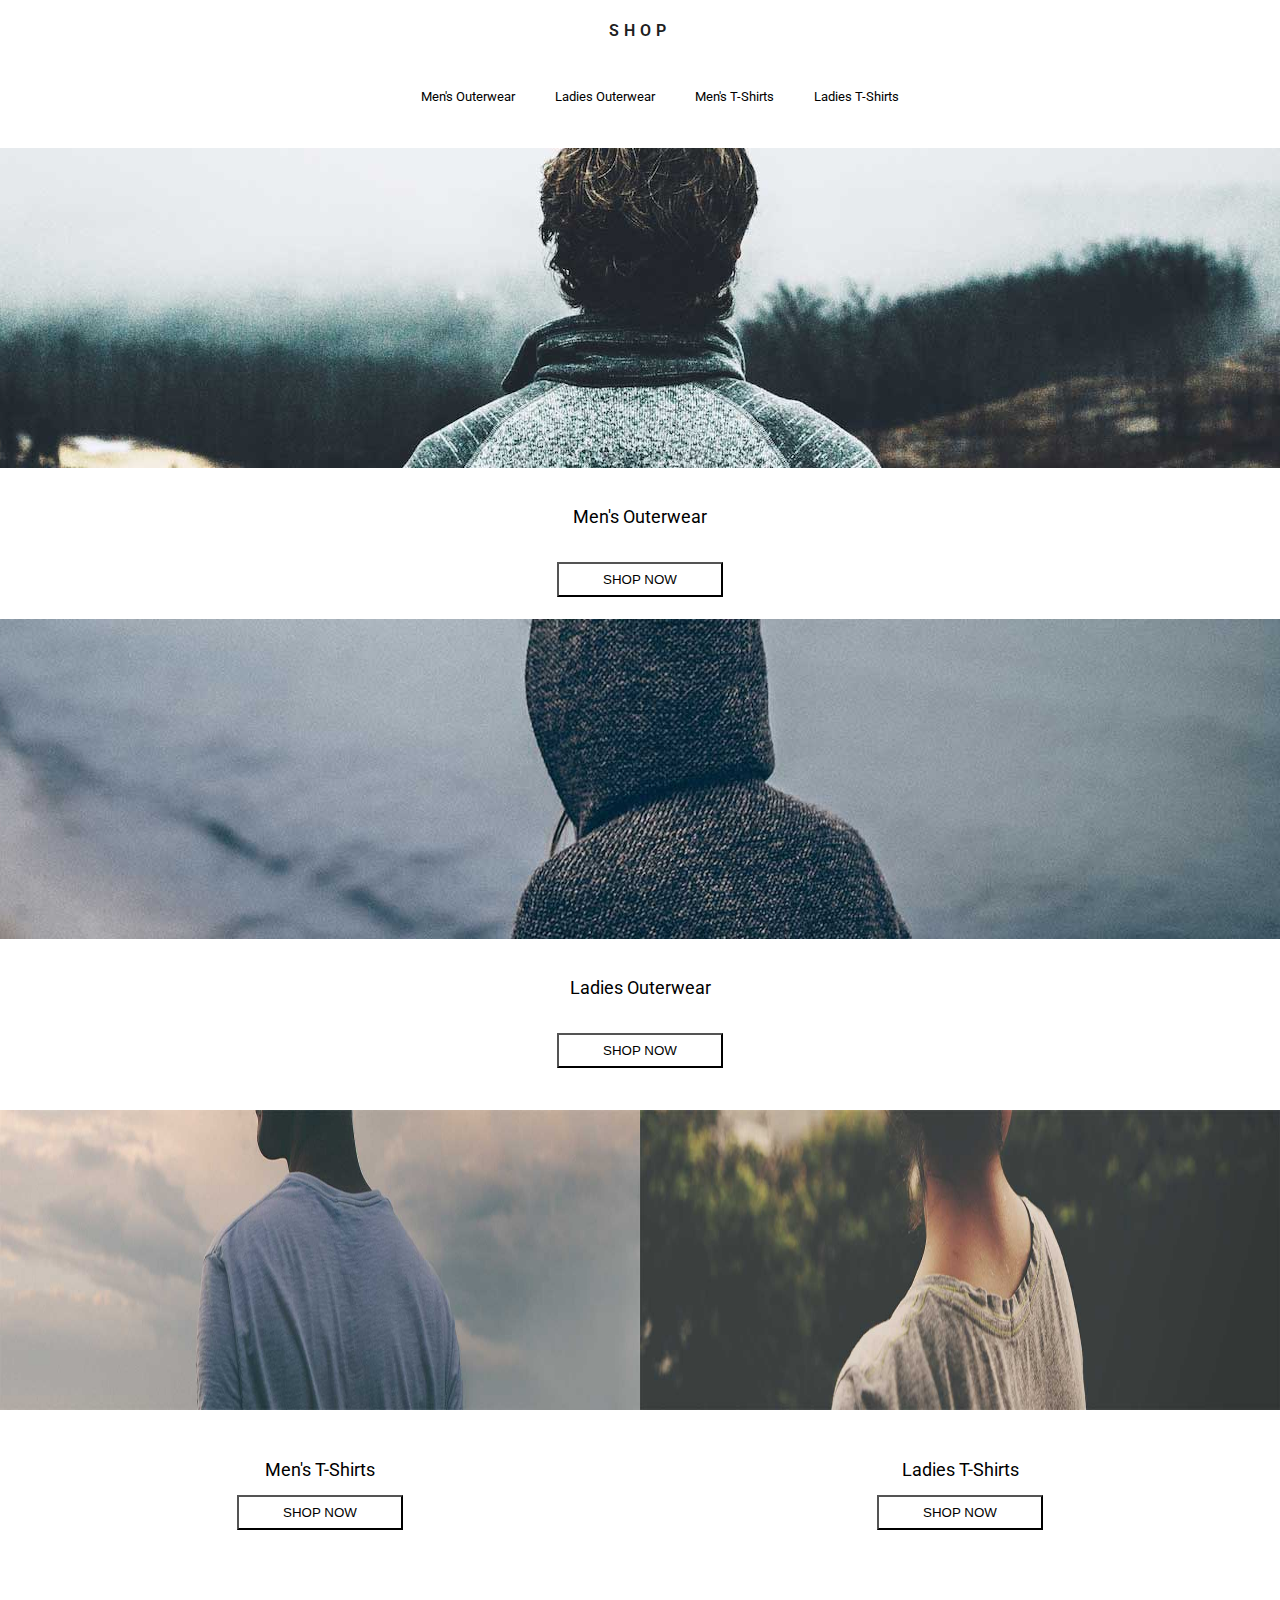
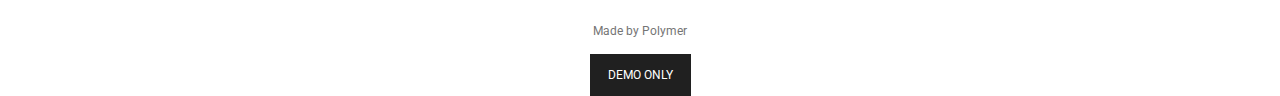
<file: index.html>
<!DOCTYPE html>
<html lang="en">
<head>
    <meta charset="UTF-8">
    <meta name="viewport" content="width=device-width, initial-scale=1.0">
    <link rel="stylesheet" href="css/styles.css">
    <link rel="stylesheet" href="https://cdnjs.cloudflare.com/ajax/libs/font-awesome/6.6.0/css/all.min.css" integrity="sha512-Kc323vGBEqzTmouAECnVceyQqyqdsSiqLQISBL29aUW4U/M7pSPA/gEUZQqv1cwx4OnYxTxve5UMg5GT6L4JJg==" crossorigin="anonymous" referrerpolicy="no-referrer" />
    <link rel="icon" href="images/shop-icon-128.png">
    <title>Home - SHOP</title>
</head>
<body>
    <header class="header">
        <a href="" class="bars"><i class="fa-solid fa-bars"></i></a>        
        <a href="index.html" class="shop"><h1>shop</h1></a>        
        <a href="html/yourcart.html" class="cart"><i class="fa-solid fa-shopping-cart"></i></a>
    </header>
    <nav class="navbar">
        <ul>
            <li><a href="html/mens_outerwear.html">Men's Outerwear</a></li>
            <li><a href="html/ladies_outerwear.html">Ladies Outerwear</a></li>
            <li><a href="html/mens_tshirts.html">Men's T-Shirts</a></li>
            <li><a href="html/ladies_tshirts.html">Ladies T-Shirts</a></li>
        </ul>
    </nav>
    <section class="men-outer">
        <div class="container">
            <a href="html/mens_outerwear.html"><img src="images/mens_outerwear/mens_outerwear.jpg" alt=""></a>
            <h2>Men's Outerwear</h2>
            <a href="html/mens_outerwear.html"><button>shop now</button></a>
        </div>        
    </section>
    <section class="women-outer">
        <div class="container">
            <a href="html/ladies_outerwear.html"><img src="images/ladies_outerwear/ladies_outerwear.jpg" alt=""></a>
            <h2>Ladies Outerwear</h2>
            <a href="html/ladies_outerwear.html"><button>shop now</button></a>
        </div>        
    </section>
    <section class="shirts">
        <div class="cont">
            <div class="men">
                <a href="html/mens_tshirts.html"><img src="images/mens_tshirts/mens_tshirts.jpg" alt=""></a>
                <h2 class="shirts-title">Men's T-Shirts</h2>
                <a href="html/mens_tshirts.html"><button>shop now</button></a>
            </div>
            <div class="women">
                <a href="html/ladies_tshirts.html"><img src="images/ladies_tshirts/ladies_tshirts.jpg" alt=""></a>
                <h2 class="shirts-title">Ladies T-Shirts</h2>
                <a href="html/ladies_tshirts.html"><button>shop now</button></a>
            </div>
        </div>
        
    </section>
    <footer>
        <a href="#">Made by Polymer</a>
        <div class="demo">
            <h2>demo only</h2>
        </div>
    </footer>
</body>
</html>
</file>
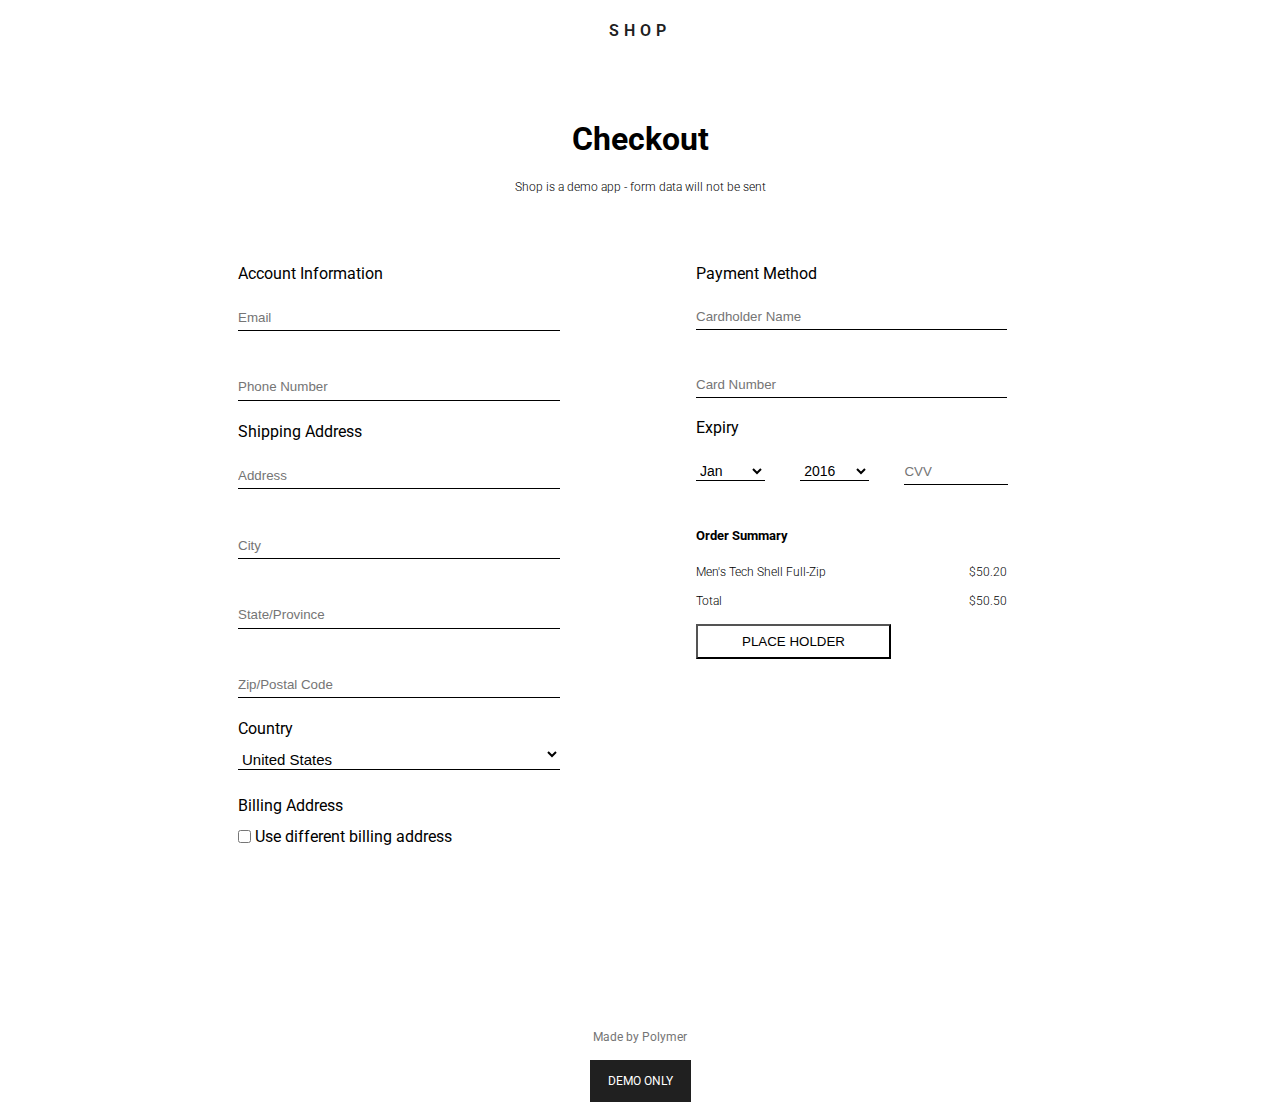
<file: html/checkout.html>
<!DOCTYPE html>
<html lang="en">
<head>
    <meta charset="UTF-8">
    <meta name="viewport" content="width=device-width, initial-scale=1.0">
    <link rel="icon" href="../images/shop-icon-128.png">
    <link rel="stylesheet" href="https://cdnjs.cloudflare.com/ajax/libs/font-awesome/6.6.0/css/all.min.css" integrity="sha512-Kc323vGBEqzTmouAECnVceyQqyqdsSiqLQISBL29aUW4U/M7pSPA/gEUZQqv1cwx4OnYxTxve5UMg5GT6L4JJg==" crossorigin="anonymous" referrerpolicy="no-referrer" />
    <link rel="stylesheet" href="../css/styles.css">
    <title>Checkout - SHOP</title>
</head>
<body>
    <header class="header">
        <a href="" class="bars"><i class="fa-solid fa-bars"></i></a>        
        <a href="../index.html" class="shop"><h1>shop</h1></a>        
        <a href="yourcart.html" class="cart"><i class="fa-solid fa-shopping-cart"></i></a>
    </header>
    <section class="checkout">
        <h1>Checkout</h1>
        <p class="check-demo">Shop is a demo app - form data will not be sent</p><br>
        <div></div>
        <form>
            <div class="part-1">
                <div class="accInfo">
                    <label>Account Information</label><br>
                    <input type="text" placeholder="Email"><br>
                    <input type="text" placeholder="Phone Number"><br>
                </div>
                <div class="shipAdd">
                    <label>Shipping Address</label><br>
                    <input type="text" placeholder="Address"><br>
                    <input type="text" placeholder="City"><br>
                    <input type="text" placeholder="State/Province">
                    <input type="text" placeholder="Zip/Postal Code"><br>
                    <label for="country">Country</label><br>
                    <select class="checkout-state-menu">
                        <option value="us">United States</option>
                        <option value="canada">Canada</option>
                    </select>
                </div>
                <div class="diffAdd">
                    <label class="bil">Billing Address</label><br>
                    <input type="checkbox" id="address">
                    <label for="address">Use different billing address</label><br>
                    <div class="Address2">
                        <input type="text" placeholder="Address"><br>
                        <input type="text" placeholder="City"><br>
                        <input type="text" placeholder="State/Province">
                        <input type="text" placeholder="Zip/Postal Code"><br>
                        <label>Country</label><br>
                        <select class="checkout-state-menu">
                            <option value="us">United States</option>
                            <option value="canada">Canada</option>
                        </select>
                    </div>                    
                </div>
            </div>
            <div class="part-2">
                <div class="payment">
                    <label>Payment Method</label><br>
                    <input type="text" placeholder="Cardholder Name"><br>
                    <input type="text" placeholder="Card Number"><br>                    
                    <label>Expiry</label><br>
                    <div class="expiry">
                        <select class="checkout-menu">
                            <option value="jan">Jan</option>
                            <option value="feb">Feb</option>
                            <option value="mar">Mar</option>
                            <option value="apr">Apr</option>
                            <option value="may">May</option>
                            <option value="jun">Jun</option>
                            <option value="jul">Jul</option>
                            <option value="aug">Aug</option>
                            <option value="sep">Sep</option>
                            <option value="oct">Oct</option>
                            <option value="nov">Nov</option>
                            <option value="dec">Dec</option>
                        </select>
                        <select class="checkout-menu">
                            <option value="2016">2016</option>
                            <option value="2017">2017</option>
                            <option value="2018">2018</option>
                            <option value="2019">2019</option>
                            <option value="2020">2020</option>
                            <option value="2021">2021</option>
                            <option value="2022">2022</option>
                            <option value="2023">2023</option>
                            <option value="2024">2024</option>
                            <option value="2025">2025</option>
                            <option value="2026">2026</option>
                        </select>
                        <input type="text" placeholder="CVV" id="cvv">
                    </div>
                    <div class="order-summary">
                        <h5>Order Summary</h5>
                        <div class="per-item-price">
                            <p>Men's Tech Shell Full-Zip</p>
                            <p>$50.20</p>
                        </div>
                        <div class="total-price">
                            <p>Total</p>
                            <p>$50.50</p>
                        </div>
                    </div>
                    
                </div>
                <button class="checkout-button">place holder</button>
            </div>            
        </form>
    </section>
    <footer>
        <a href="#">Made by Polymer</a>
        <div class="demo">
            <h2>demo only</h2>
        </div>
    </footer>
</body>
</html>
</file>
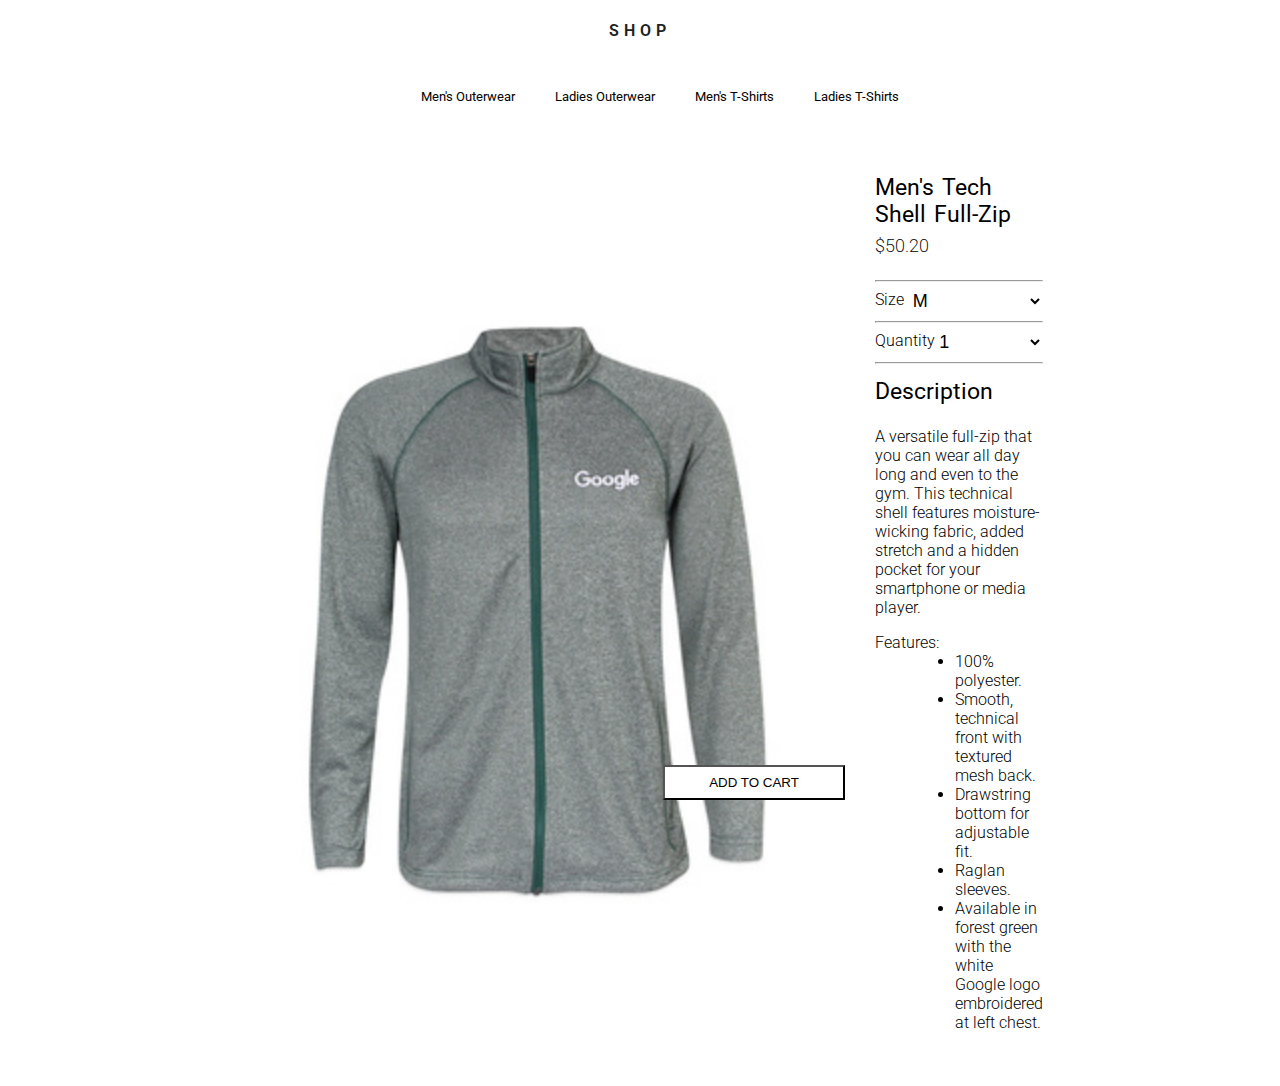
<file: html/itemPricing.html>
<!DOCTYPE html>
<html lang="en">
<head>
    <meta charset="UTF-8">
    <meta name="viewport" content="width=device-width, initial-scale=1.0">
    <link rel="stylesheet" href="https://cdnjs.cloudflare.com/ajax/libs/font-awesome/6.6.0/css/all.min.css" integrity="sha512-Kc323vGBEqzTmouAECnVceyQqyqdsSiqLQISBL29aUW4U/M7pSPA/gEUZQqv1cwx4OnYxTxve5UMg5GT6L4JJg==" crossorigin="anonymous" referrerpolicy="no-referrer" />
    <link rel="icon" href="../images/shop-icon-128.png">
    <link rel="stylesheet" href="../css/styles.css">
    <title>Men's Tech Shell Full-Zip - SHOP</title>
</head>
<body>    
    <header class="header">
        <a href="mens_outerwear.html" class="arrows"><i class="fa-solid fa-arrow-left"></i></a>        
        <a href="../index.html" class="shop"><h1>shop</h1></a>        
        <a href="yourcart.html" class="cart"><i class="fa-solid fa-shopping-cart"></i></a>
    </header>
    <nav class="navbar">
        <ul>
            <li><a href="mens_outerwear.html">Men's Outerwear</a></li>
            <li><a href="ladies_outerwear.html">Ladies Outerwear</a></li>
            <li><a href="mens_tshirts.html">Men's T-Shirts</a></li>
            <li><a href="ladies_tshirts.html">Ladies T-Shirts</a></li>
        </ul>
    </nav>
    <div class="item-page">
        <img class="tech-shell-pic" src="../images/mens_outerwear/pic1.jpg" alt="">
        <div class="item-details">
            <h1>Men's Tech Shell Full-Zip</h1>
            <p class="price">$50.20</p>
            <div><hr></div>            
            <div class="main">
                <span>Size</span>
                <select class="size">
                    <option value="xs">XS</option>
                    <option value="s">S</option>
                    <option value="m" selected="true">M</option>
                    <option value="l">L</option>
                    <option value="xl">XL</option>
                </select>
            </div>
            <div><hr></div>            
            <div class="main">
                <span>Quantity</span>
                <select  class="quantity">
                    <option value="1">1</option>
                    <option value="2">2</option>
                    <option value="3">3</option>
                    <option value="4">4</option>
                    <option value="5">5</option>
                </select>
            </div>
            <div><hr></div>            
            <div class="description">
                <h3>Description</h3>
                <p>A versatile full-zip that you can wear all day long and even to the gym. This technical shell features moisture-wicking fabric, added stretch and a hidden pocket for your smartphone or media player.</p>
                <dl>
                    <dt>Features:</dt>
                    <dd>
                        <ul>
                            <li>100% polyester.</li>
                            <li>Smooth, technical front with textured mesh back.</li>
                            <li>Drawstring bottom for adjustable fit.</li>
                            <li>Raglan sleeves.</li>
                            <li>Available in forest green with the white Google logo embroidered at left chest.</li>
                        </ul>
                    </dd>
                </dl>
            </div>
        </div>
        <a href="yourcart.html" class="cart"><button class="item-pricing-button">add to cart</button></a>
    </div>
</body>
</html>
</file>
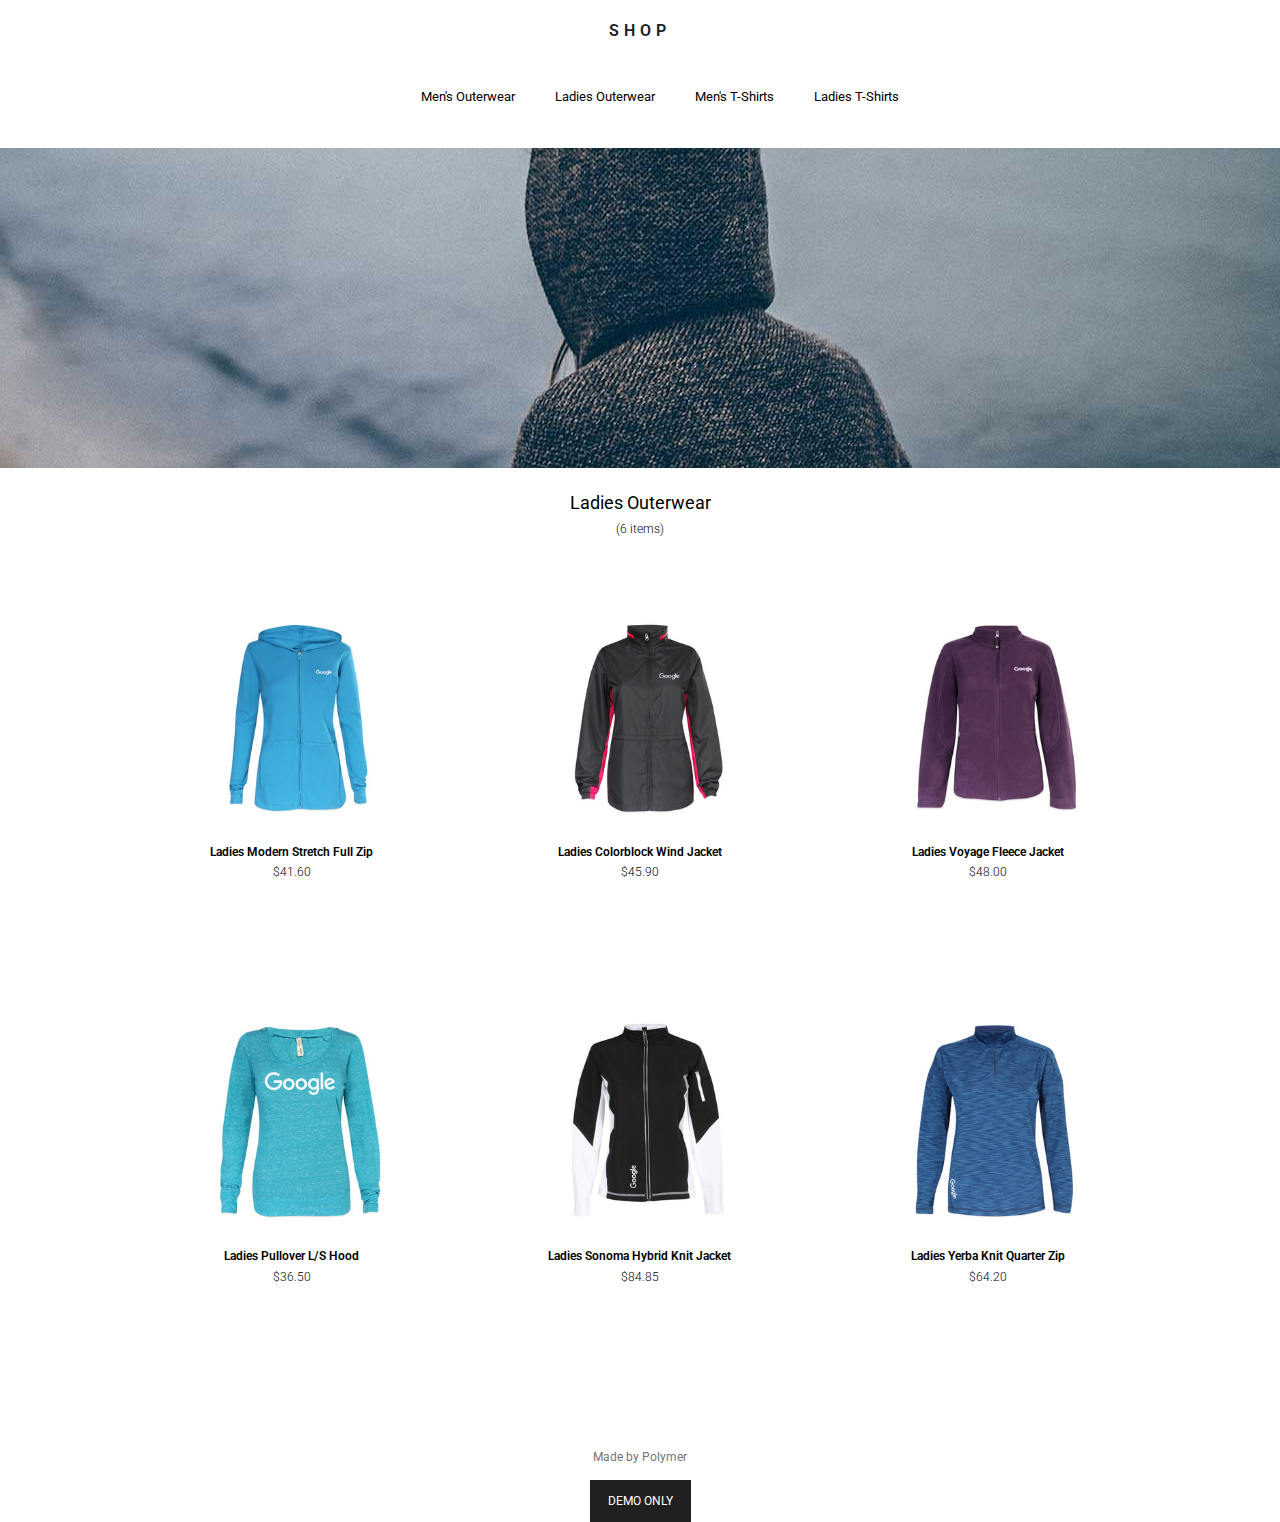
<file: html/ladies_outerwear.html>
<!DOCTYPE html>
<html lang="en">
<head>
    <meta charset="UTF-8">
    <meta name="viewport" content="width=device-width, initial-scale=1.0">
    <link rel="stylesheet" href="../css/styles.css">
    <link rel="stylesheet" href="https://cdnjs.cloudflare.com/ajax/libs/font-awesome/6.6.0/css/all.min.css" integrity="sha512-Kc323vGBEqzTmouAECnVceyQqyqdsSiqLQISBL29aUW4U/M7pSPA/gEUZQqv1cwx4OnYxTxve5UMg5GT6L4JJg==" crossorigin="anonymous" referrerpolicy="no-referrer" />
    <link rel="icon" href="../images/shop-icon-128.png">
    <title>Ladies Outerwear - SHOP</title>
</head>
<body>
    <header class="header">
        <a href="" class="bars"><i class="fa-solid fa-bars"></i></a>        
        <a href="../index.html" class="shop"><h1>shop</h1></a>        
        <a href="yourcart.html" class="cart"><i class="fa-solid fa-shopping-cart"></i></a>
    </header>
    <nav class="navbar">
        <ul>
            <li><a href="mens_outerwear.html">Men's Outerwear</a></li>
            <li><a href="ladies_outerwear.html">Ladies Outerwear</a></li>
            <li><a href="mens_tshirts.html">Men's T-Shirts</a></li>
            <li><a href="ladies_tshirts.html">Ladies T-Shirts</a></li>
        </ul>
    </nav>
    <section class="women-outer">
        <div class="container new-container">
            <img class="individualImg"  src="../images/ladies_outerwear/ladies_outerwear.jpg" alt="">
            <h2>Ladies Outerwear</h2>
            <p>(6 items)</p>
        </div>        
    </section>
    <section class="menu">
        <div class="catelog">
            <a href="itemPricing.html">
                <img src="../images/ladies_outerwear/pic1.jpg" alt="">
                <h3>Ladies Modern Stretch Full Zip</h3>
                <p>$41.60</p>
            </a>            
        </div>
        <div class="catelog">
            <a href="itemPricing.html">
                <img src="../images/ladies_outerwear/pic2.jpg" alt="">
                <h3>Ladies Colorblock Wind Jacket</h3>
                <p>$45.90</p>
            </a>            
        </div>
        <div class="catelog">
            <a href="itemPricing.html">
                <img src="../images/ladies_outerwear/pic3.jpg" alt="">
                <h3>Ladies Voyage Fleece Jacket</h3>
                <p>$48.00</p>
            </a>            
        </div>
        <div class="catelog">
            <a href="itemPricing.html">
                <img src="../images/ladies_outerwear/pic4.jpg" alt="">
                <h3>Ladies Pullover L/S Hood</h3>
                <p>$36.50</p>
            </a>            
        </div>
        <div class="catelog">
            <a href="itemPricing.html">
                <img src="../images/ladies_outerwear/pic5.jpg" alt="">
                <h3>Ladies Sonoma Hybrid Knit Jacket</h3>
                <p>$84.85</p>
            </a>            
        </div>
        <div class="catelog">
            <a href="itemPricing.html">
                <img src="../images/ladies_outerwear/pic6.jpg" alt="">
                <h3>Ladies Yerba Knit Quarter Zip</h3>
                <p>$64.20</p>
            </a>            
        </div>
    </section>
    <footer>
        <a href="#">Made by Polymer</a>
        <div class="demo">
            <h2>demo only</h2>
        </div>
    </footer>
</body>
</html>
</file>
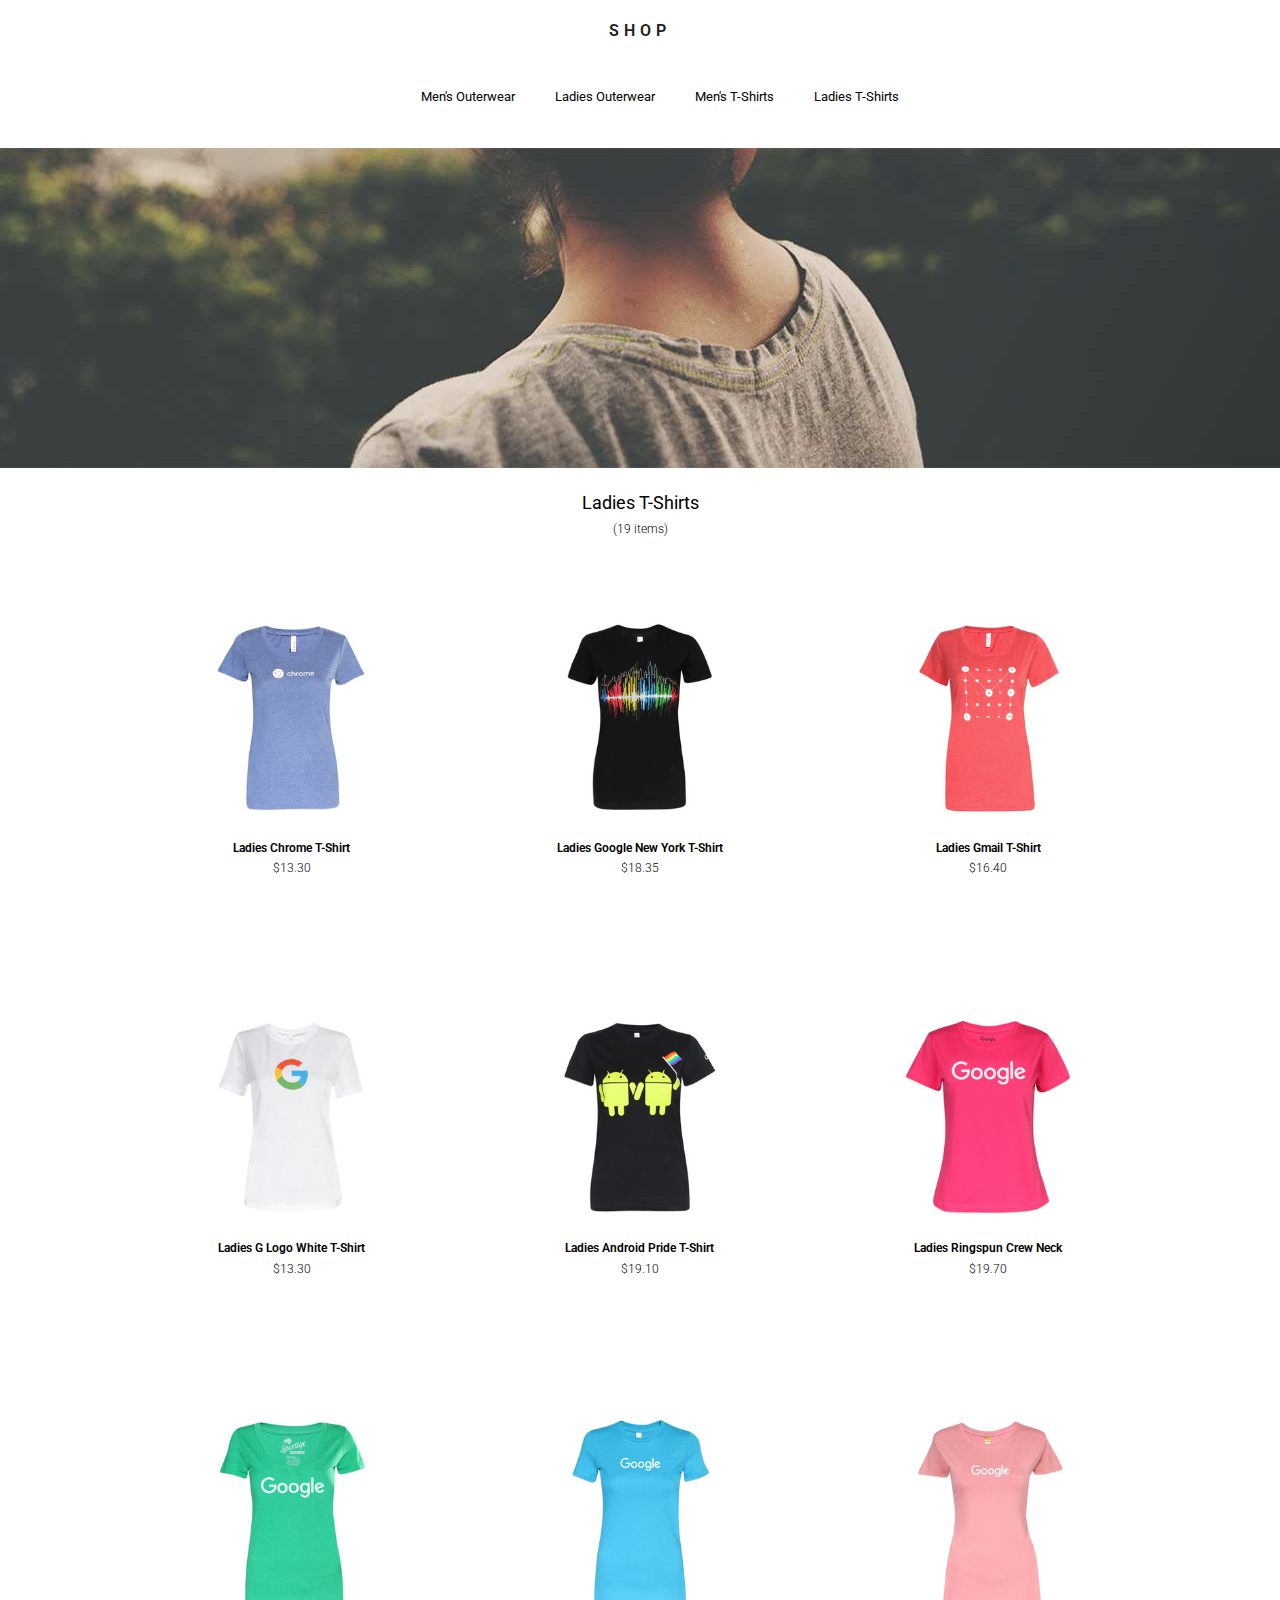
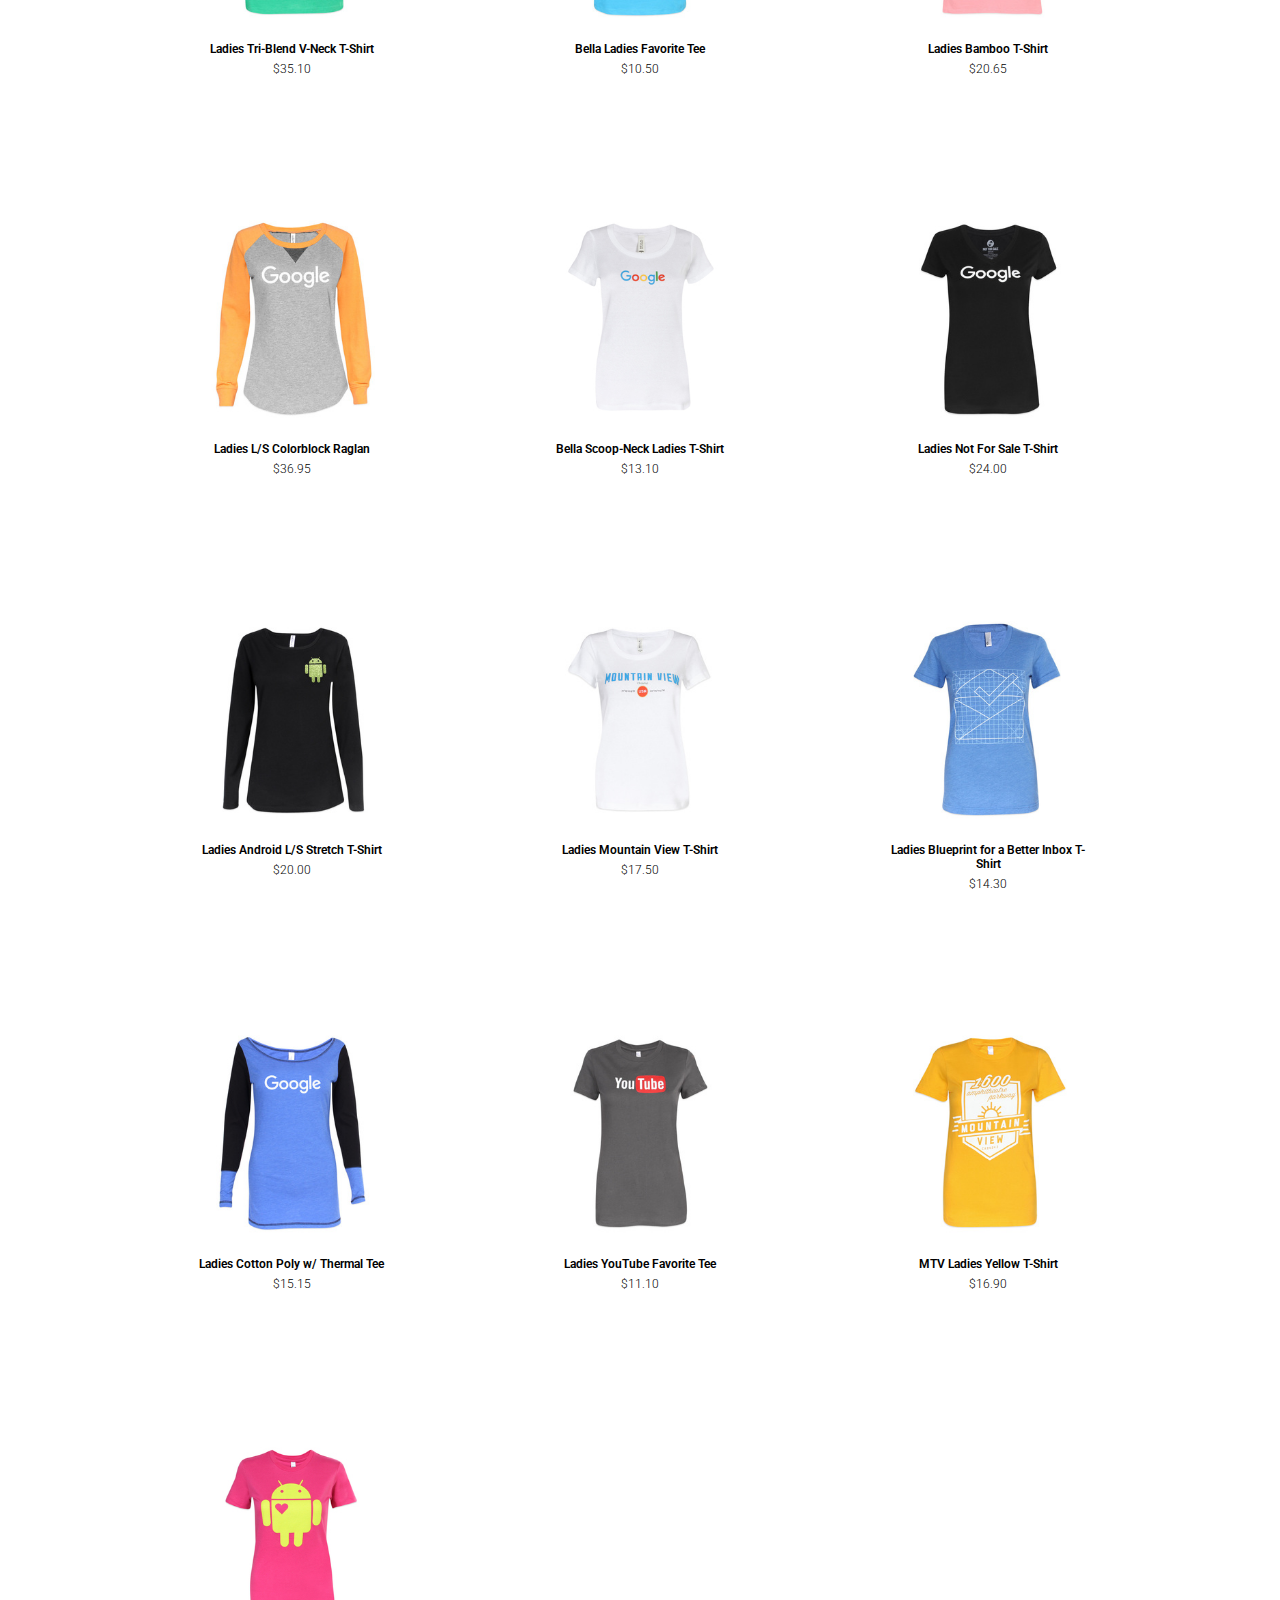
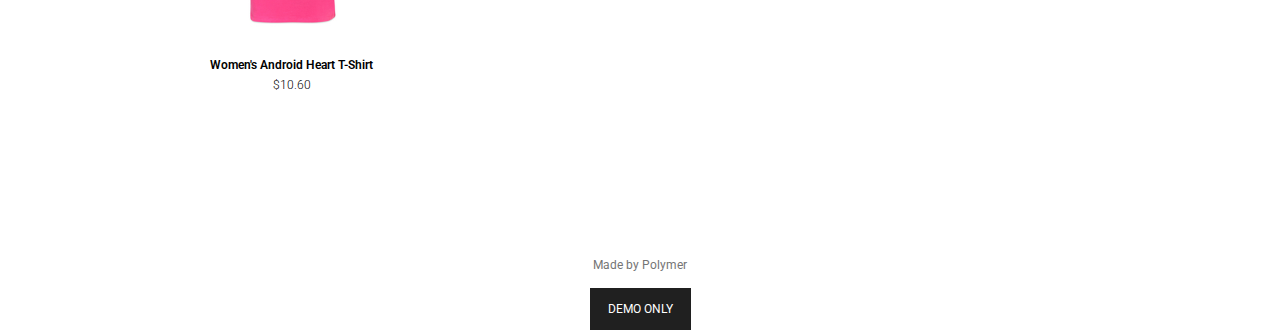
<file: html/ladies_tshirts.html>
<!DOCTYPE html>
<html lang="en">
<head>
    <meta charset="UTF-8">
    <meta name="viewport" content="width=device-width, initial-scale=1.0">
    <link rel="stylesheet" href="../css/styles.css">
    <link rel="stylesheet" href="https://cdnjs.cloudflare.com/ajax/libs/font-awesome/6.6.0/css/all.min.css" integrity="sha512-Kc323vGBEqzTmouAECnVceyQqyqdsSiqLQISBL29aUW4U/M7pSPA/gEUZQqv1cwx4OnYxTxve5UMg5GT6L4JJg==" crossorigin="anonymous" referrerpolicy="no-referrer" />
    <link rel="icon" href="../images/shop-icon-128.png">
    <title>Ladies T-Shirts - SHOP</title>
</head>
<body>
    <header class="header">
        <a href="" class="bars"><i class="fa-solid fa-bars"></i></a>        
        <a href="../index.html" class="shop"><h1>shop</h1></a>        
        <a href="yourcart.html" class="cart"><i class="fa-solid fa-shopping-cart"></i></a>
    </header>
    <nav class="navbar">
        <ul>
            <li><a href="mens_outerwear.html">Men's Outerwear</a></li>
            <li><a href="ladies_outerwear.html">Ladies Outerwear</a></li>
            <li><a href="mens_tshirts.html">Men's T-Shirts</a></li>
            <li><a href="ladies_tshirts.html">Ladies T-Shirts</a></li>
        </ul>
    </nav>
    <section class="men-outer">
        <div class="container new-container">
            <img class="individualImg" src="../images/ladies_tshirts/ladies_tshirts.jpg" alt="">
            <h2>Ladies T-Shirts</h2>
            <p>(19 items)</p>
        </div>        
    </section>
    <section class="menu">
        <div class="catelog">
            <img src="../images/ladies_tshirts/pic1.jpg" alt="">
            <h3>Ladies Chrome T-Shirt</h3>
            <p>$13.30</p>
        </div>
        <div class="catelog">
            <img src="../images/ladies_tshirts/pic2.jpg" alt="">
            <h3>Ladies Google New York T-Shirt</h3>
            <p>$18.35</p>
        </div>
        <div class="catelog">
            <img src="../images/ladies_tshirts/pic3.jpg" alt="">
            <h3>Ladies Gmail T-Shirt</h3>
            <p>$16.40</p>
        </div>
        <div class="catelog">
            <img src="../images/ladies_tshirts/pic4.jpg" alt="">
            <h3>Ladies G Logo White T-Shirt</h3>
            <p>$13.30</p>
        </div>
        <div class="catelog">
            <img src="../images/ladies_tshirts/pic5.jpg" alt="">
            <h3>Ladies Android Pride T-Shirt</h3>
            <p>$19.10</p>
        </div>
        <div class="catelog">
            <img src="../images/ladies_tshirts/pic6.jpg" alt="">
            <h3>Ladies Ringspun Crew Neck</h3>
            <p>$19.70</p>
        </div>
        <div class="catelog">
            <img src="../images/ladies_tshirts/pic7.jpg" alt="">
            <h3>Ladies Tri-Blend V-Neck T-Shirt</h3>
            <p>$35.10</p>
        </div>
        <div class="catelog">
            <img src="../images/ladies_tshirts/pic8.jpg" alt="">
            <h3>Bella Ladies Favorite Tee</h3>
            <p>$10.50</p>
        </div>
        <div class="catelog">
            <img src="../images/ladies_tshirts/pic9.jpg" alt="">
            <h3>Ladies Bamboo T-Shirt</h3>
            <p>$20.65</p>
        </div>
        <div class="catelog">
            <img src="../images/ladies_tshirts/pic10.jpg" alt="">
            <h3>Ladies L/S Colorblock Raglan</h3>
            <p>$36.95</p>
        </div>
        <div class="catelog">
            <img src="../images/ladies_tshirts/pic11.jpg" alt="">
            <h3>Bella Scoop-Neck Ladies T-Shirt</h3>
            <p>$13.10</p>
        </div>
        <div class="catelog">
            <img src="../images/ladies_tshirts/pic12.jpg" alt="">
            <h3>Ladies Not For Sale T-Shirt</h3>
            <p>$24.00</p>
        </div>
        <div class="catelog">
            <img src="../images/ladies_tshirts/pic13.jpg" alt="">
            <h3>Ladies Android L/S Stretch T-Shirt</h3>
            <p>$20.00</p>
        </div>
        <div class="catelog">
            <img src="../images/ladies_tshirts/pic14.jpg" alt="">
            <h3>Ladies Mountain View T-Shirt</h3>
            <p>$17.50</p>
        </div>
        <div class="catelog">
            <img src="../images/ladies_tshirts/pic15.jpg" alt="">
            <h3>Ladies Blueprint for a Better Inbox T-Shirt</h3>
            <p>$14.30</p>
        </div>
        <div class="catelog">
            <img src="../images/ladies_tshirts/pic16.jpg" alt="">
            <h3>Ladies Cotton Poly w/ Thermal Tee</h3>
            <p>$15.15</p>
        </div>
        <div class="catelog">
            <img src="../images/ladies_tshirts/pic17.jpg" alt="">
            <h3>Ladies YouTube Favorite Tee</h3>
            <p>$11.10</p>
        </div>
        <div class="catelog">
            <img src="../images/ladies_tshirts/pic18.jpg" alt="">
            <h3>MTV Ladies Yellow T-Shirt</h3>
            <p>$16.90</p>
        </div>
        <div class="catelog">
            <img src="../images/ladies_tshirts/pic19.jpg" alt="">
            <h3>Women's Android Heart T-Shirt</h3>
            <p>$10.60</p>
        </div>
    </section>
    <footer>
        <a href="#">Made by Polymer</a>
        <div class="demo">
            <h2>demo only</h2>
        </div>
    </footer>
</body>
</html>
</file>
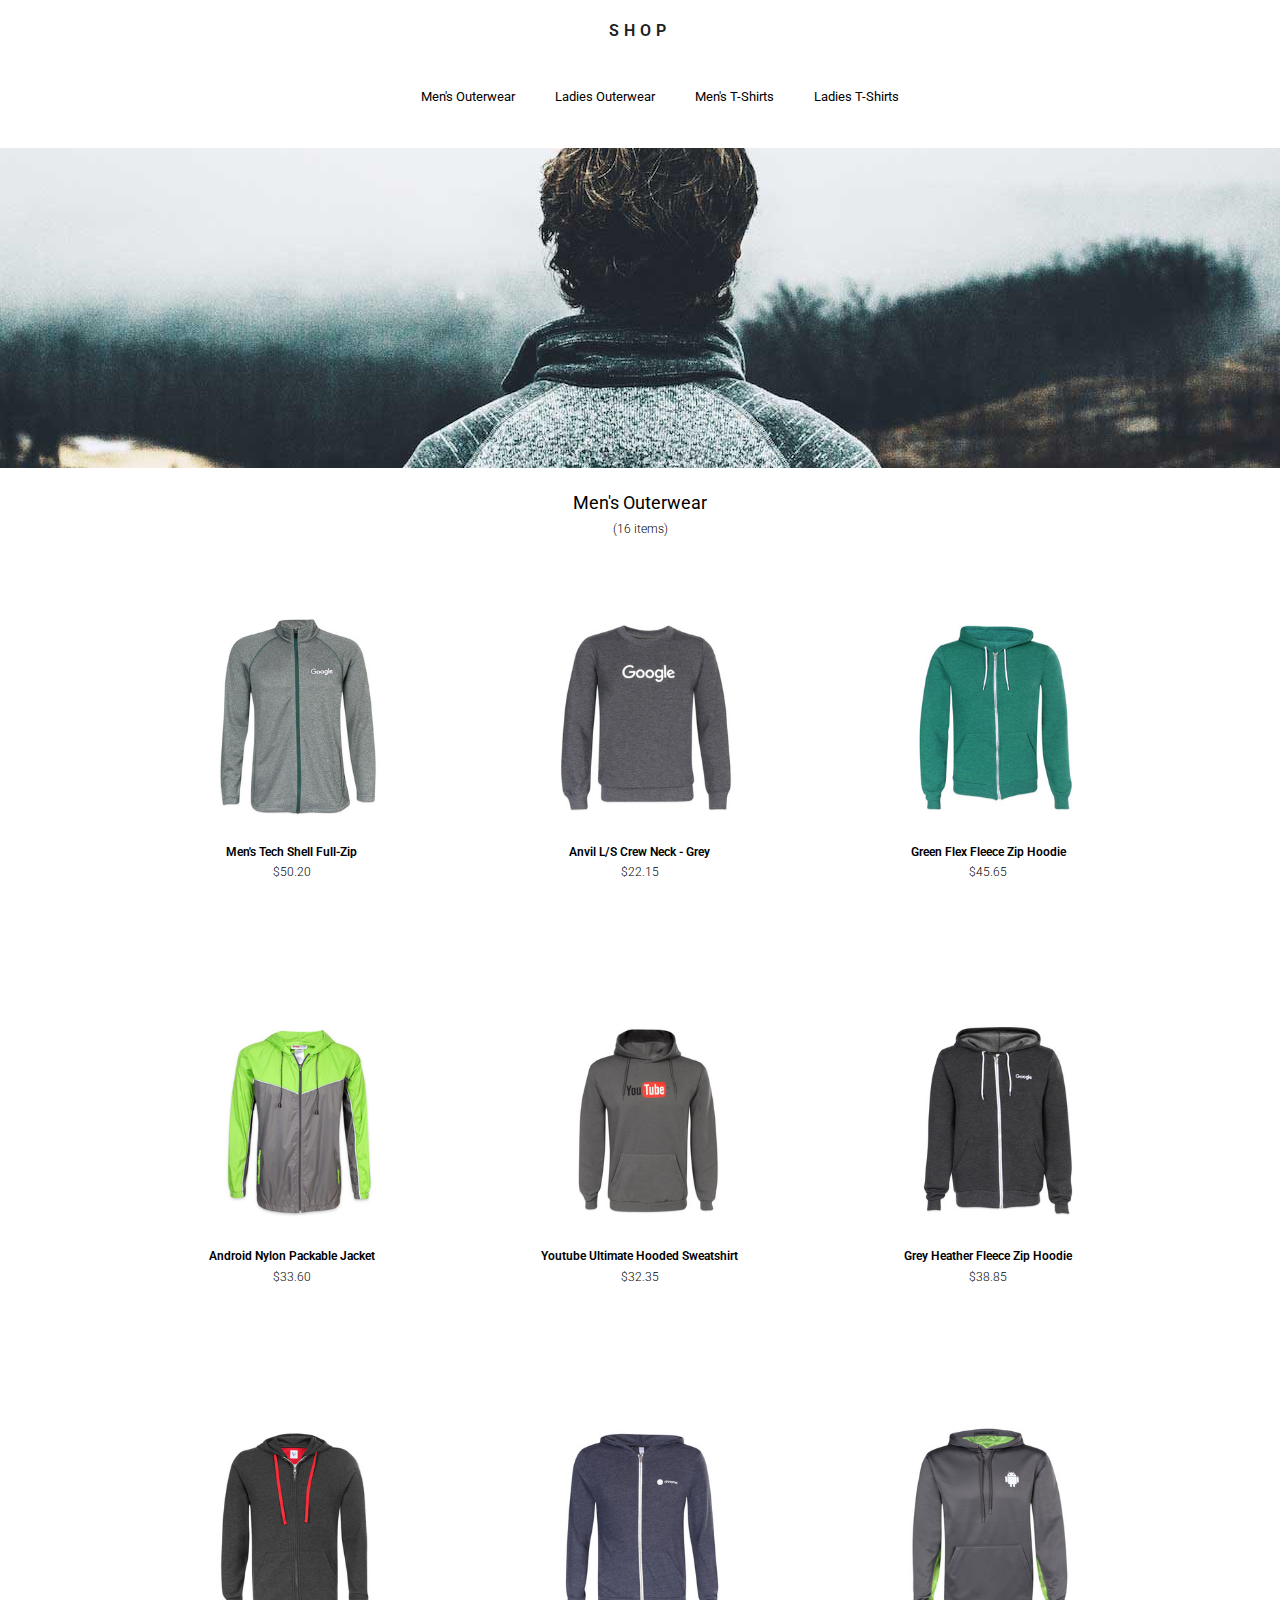
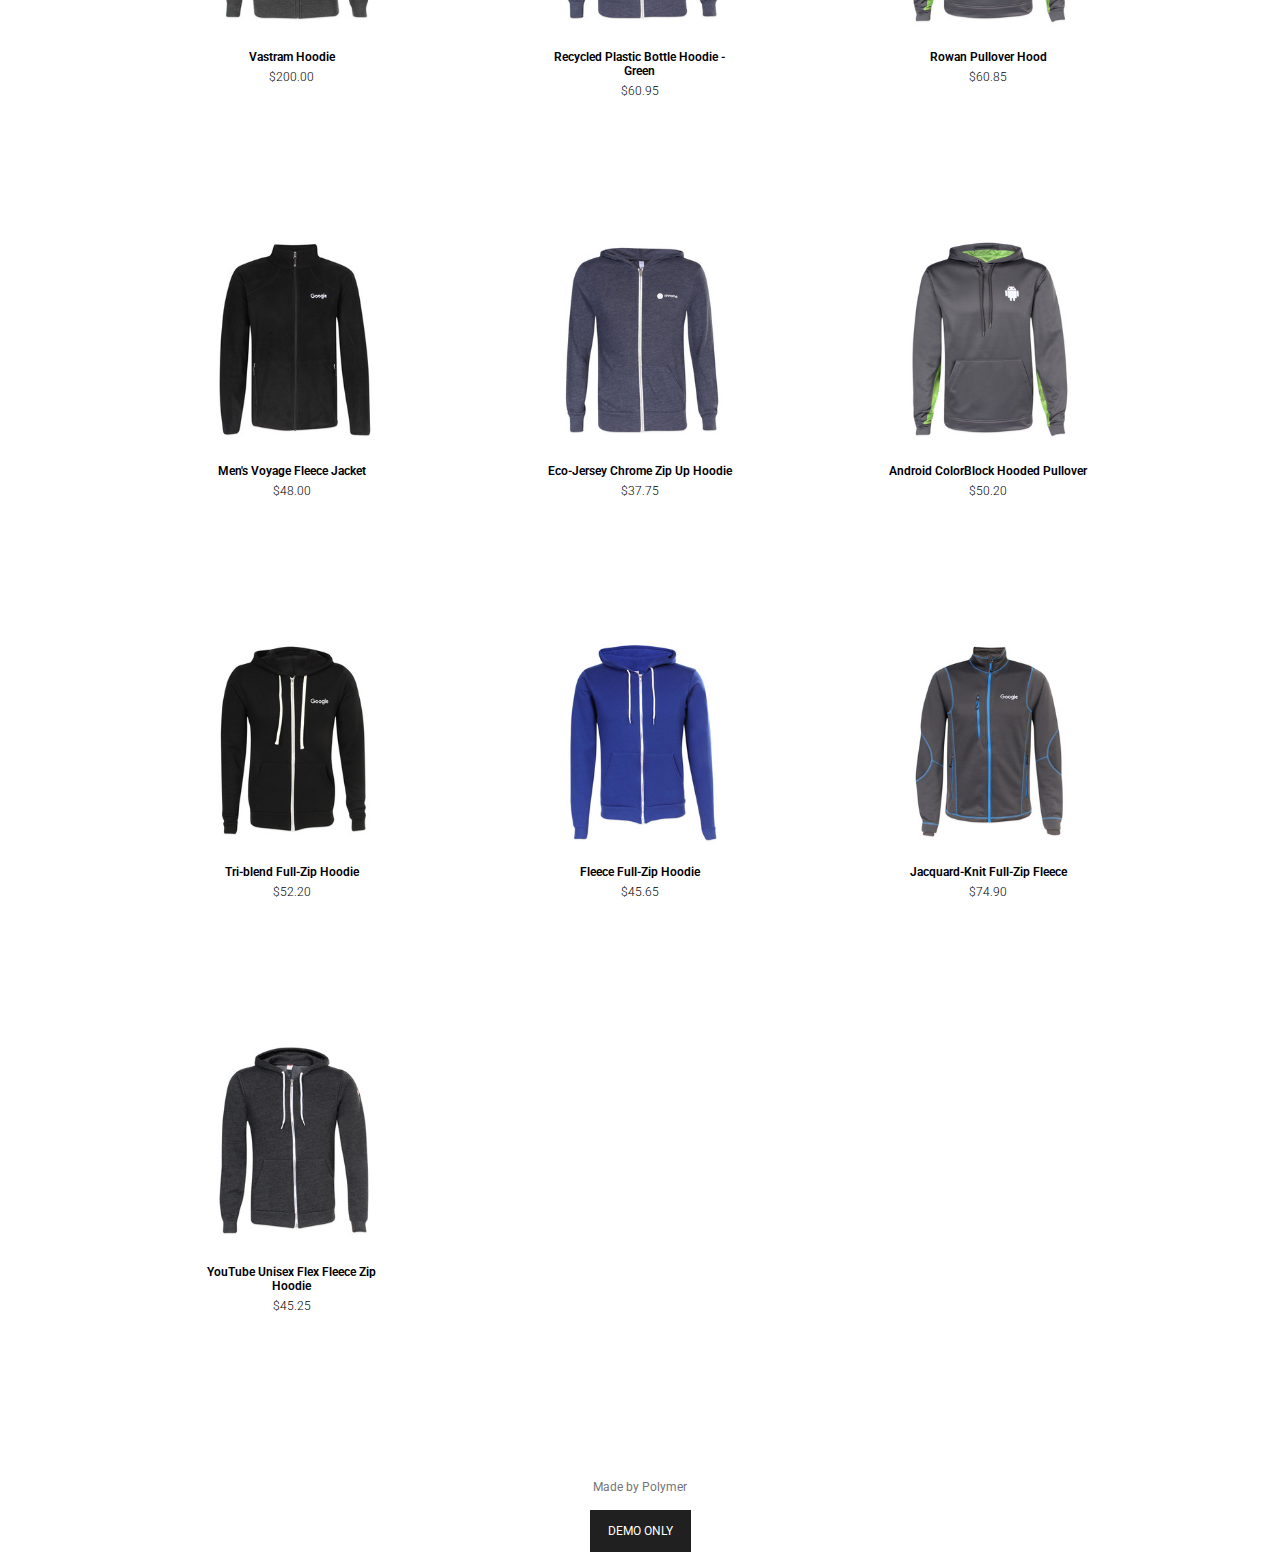
<file: html/mens_outerwear.html>
<!DOCTYPE html>
<html lang="en">
<head>
    <meta charset="UTF-8">
    <meta name="viewport" content="width=device-width, initial-scale=1.0">
    <link rel="stylesheet" href="../css/styles.css">
    <link rel="stylesheet" href="https://cdnjs.cloudflare.com/ajax/libs/font-awesome/6.6.0/css/all.min.css" integrity="sha512-Kc323vGBEqzTmouAECnVceyQqyqdsSiqLQISBL29aUW4U/M7pSPA/gEUZQqv1cwx4OnYxTxve5UMg5GT6L4JJg==" crossorigin="anonymous" referrerpolicy="no-referrer" />
    <link rel="icon" href="../images/shop-icon-128.png">
    <title>Men's Outerwear - SHOP</title>
</head>
<body>
    <header class="header">
        <a href="" class="bars"><i class="fa-solid fa-bars"></i></a>        
        <a href="../index.html" class="shop"><h1>shop</h1></a>        
        <a href="yourcart.html" class="cart"><i class="fa-solid fa-shopping-cart"></i></a>
    </header>
    <nav class="navbar">
        <ul>
            <li><a href="mens_outerwear.html">Men's Outerwear</a></li>
            <li><a href="ladies_outerwear.html">Ladies Outerwear</a></li>
            <li><a href="mens_tshirts.html">Men's T-Shirts</a></li>
            <li><a href="ladies_tshirts.html">Ladies T-Shirts</a></li>
        </ul>
    </nav>
    <section class="men-outer">
        <div class="container new-container">
            <img class="individualImg" src="../images/mens_outerwear/mens_outerwear.jpg" alt="">
            <h2>Men's Outerwear</h2>
            <p>(16 items)</p>
        </div>   
    </section>
    <section class="menu">
        <div class="catelog">
            <a href="itemPricing.html">
                <img src="../images/mens_outerwear/pic1.jpg" alt="">
                <h3>Men's Tech Shell Full-Zip</h3>
                <p>$50.20</p>
            </a>            
        </div>
        <div class="catelog">
            <a href="itemPricing.html">
                <img src="../images/mens_outerwear/pic2.jpg" alt="">
                <h3>Anvil L/S Crew Neck - Grey</h3>
                <p>$22.15</p>
            </a>            
        </div>
        <div class="catelog">
            <a href="itemPricing.html">
                <img src="../images/mens_outerwear/pic3.jpg" alt="">
                <h3>Green Flex Fleece Zip Hoodie</h3>
                <p>$45.65</p>
            </a>            
        </div>
        <div class="catelog">
            <a href="itemPricing.html">
                <img src="../images/mens_outerwear/pic4.jpg" alt="">
                <h3>Android Nylon Packable Jacket</h3>
                <p>$33.60</p>
            </a>            
        </div>        
        <div class="catelog">
            <a href="itemPricing.html">
                <img src="../images/mens_outerwear/pic5.jpg" alt="">
                <h3>Youtube Ultimate Hooded Sweatshirt</h3>
                <p>$32.35</p>
            </a>            
        </div>
        <div class="catelog">
            <a href="itemPricing.html">
                <img src="../images/mens_outerwear/pic6.jpg" alt="">
                <h3>Grey Heather Fleece Zip Hoodie</h3>
                <p>$38.85</p>
            </a>            
        </div>        
        <div class="catelog">
            <img src="../images/mens_outerwear/pic7.jpg" alt="">
            <h3>Vastram Hoodie</h3>
            <p>$200.00</p>
        </div>
        <div class="catelog">
            <img src="../images/mens_outerwear/pic8.jpg" alt="">
            <h3>Recycled Plastic Bottle Hoodie - Green</h3>
            <p>$60.95</p>
        </div>
        <div class="catelog">
            <img src="../images/mens_outerwear/pic9.jpg" alt="">
            <h3>Rowan Pullover Hood</h3>
            <p>$60.85</p>
        </div>
        <div class="catelog">
            <img src="../images/mens_outerwear/pic10.jpg" alt="">
            <h3>Men's Voyage Fleece Jacket</h3>
            <p>$48.00</p>
        </div>
        <div class="catelog">
            <img src="../images/mens_outerwear/pic11.jpg" alt="">
            <h3>Eco-Jersey Chrome Zip Up Hoodie</h3>
            <p>$37.75</p>
        </div>
        <div class="catelog">
            <img src="../images/mens_outerwear/pic12.jpg" alt="">
            <h3>Android ColorBlock Hooded Pullover</h3>
            <p>$50.20</p>
        </div>
        <div class="catelog">
            <img src="../images/mens_outerwear/pic13.jpg" alt="">
            <h3>Tri-blend Full-Zip Hoodie</h3>
            <p>$52.20</p>
        </div>
        <div class="catelog">
            <img src="../images/mens_outerwear/pic14.jpg" alt="">
            <h3>Fleece Full-Zip Hoodie</h3>
            <p>$45.65</p>
        </div>
        <div class="catelog">
            <img src="../images/mens_outerwear/pic15.jpg" alt="">
            <h3>Jacquard-Knit Full-Zip Fleece</h3>
            <p>$74.90</p>
        </div>
        <div class="catelog">
            <img src="../images/mens_outerwear/pic16.jpg" alt="">
            <h3>YouTube Unisex Flex Fleece Zip Hoodie</h3>
            <p>$45.25</p>
        </div>     
    </section>
    <footer>
        <a href="#">Made by Polymer</a>
        <div class="demo">
            <h2>demo only</h2>
        </div>
    </footer>
</body>
</html>
</file>
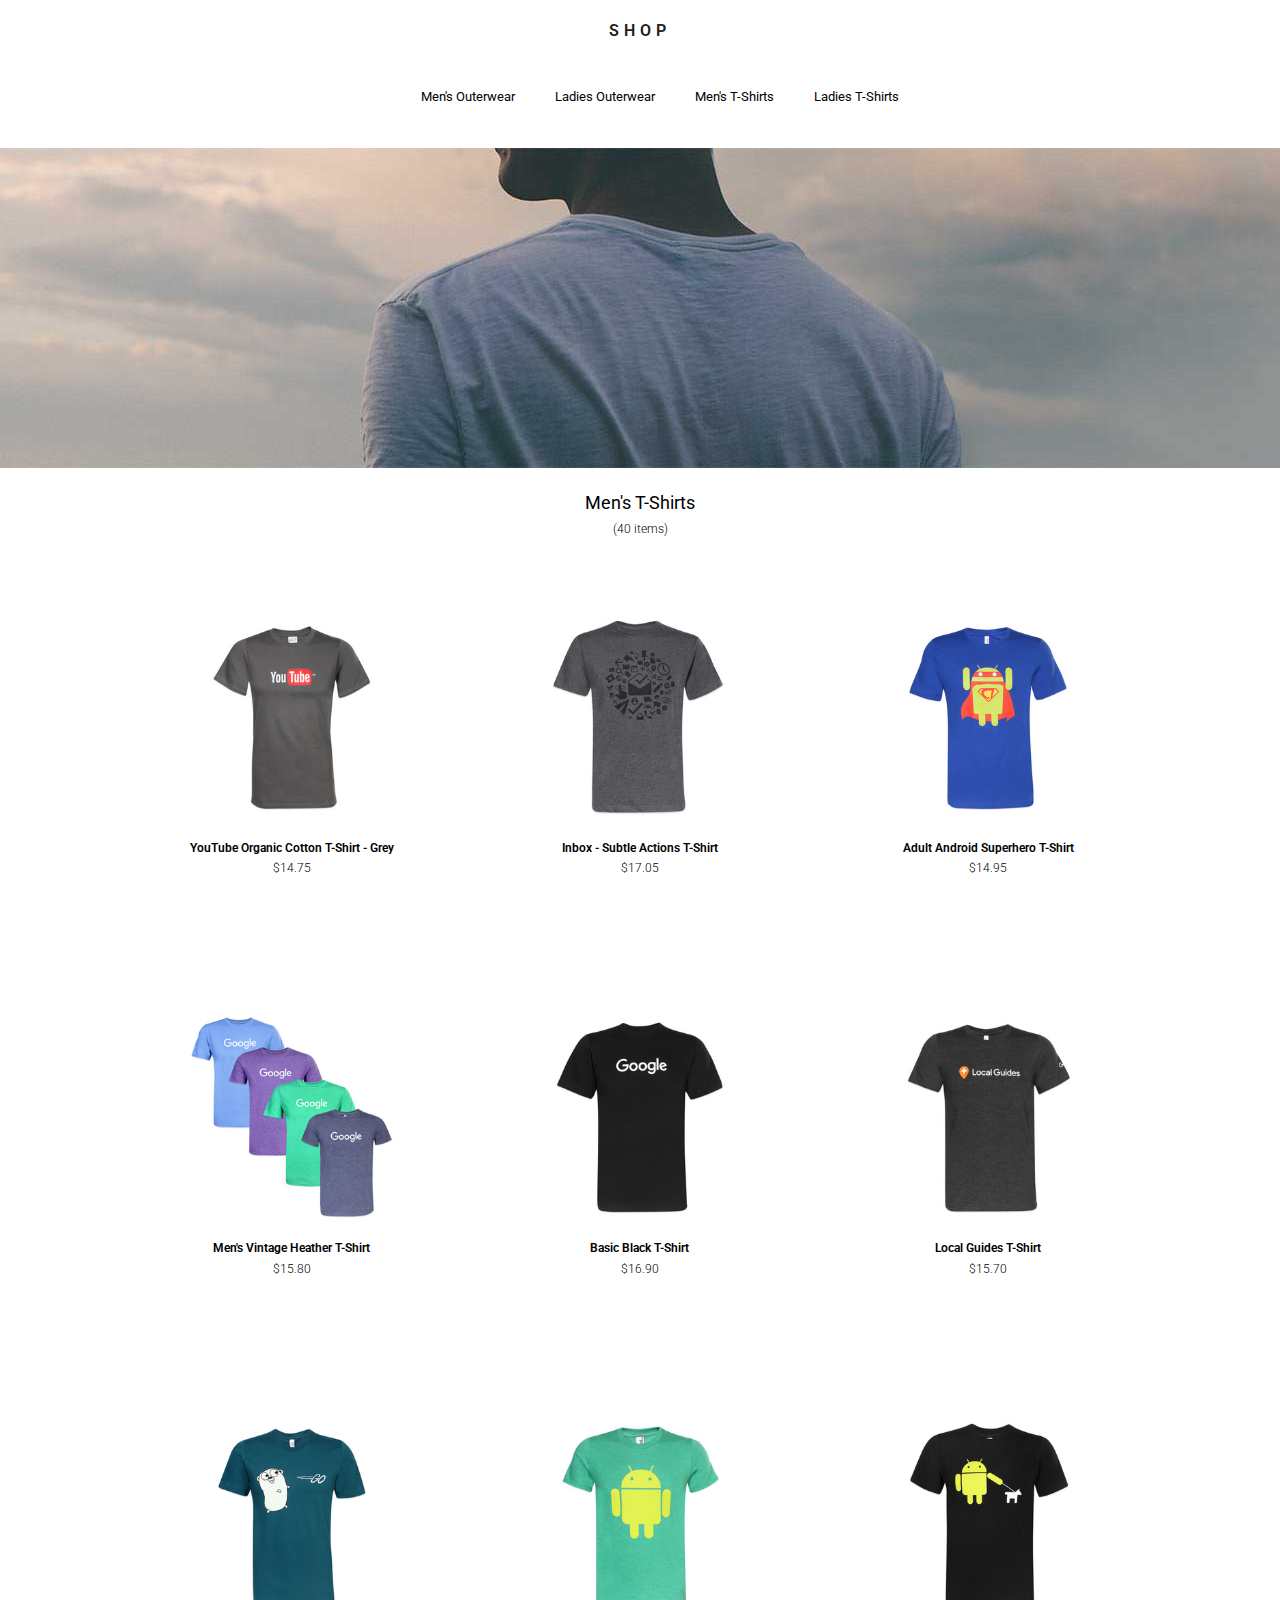
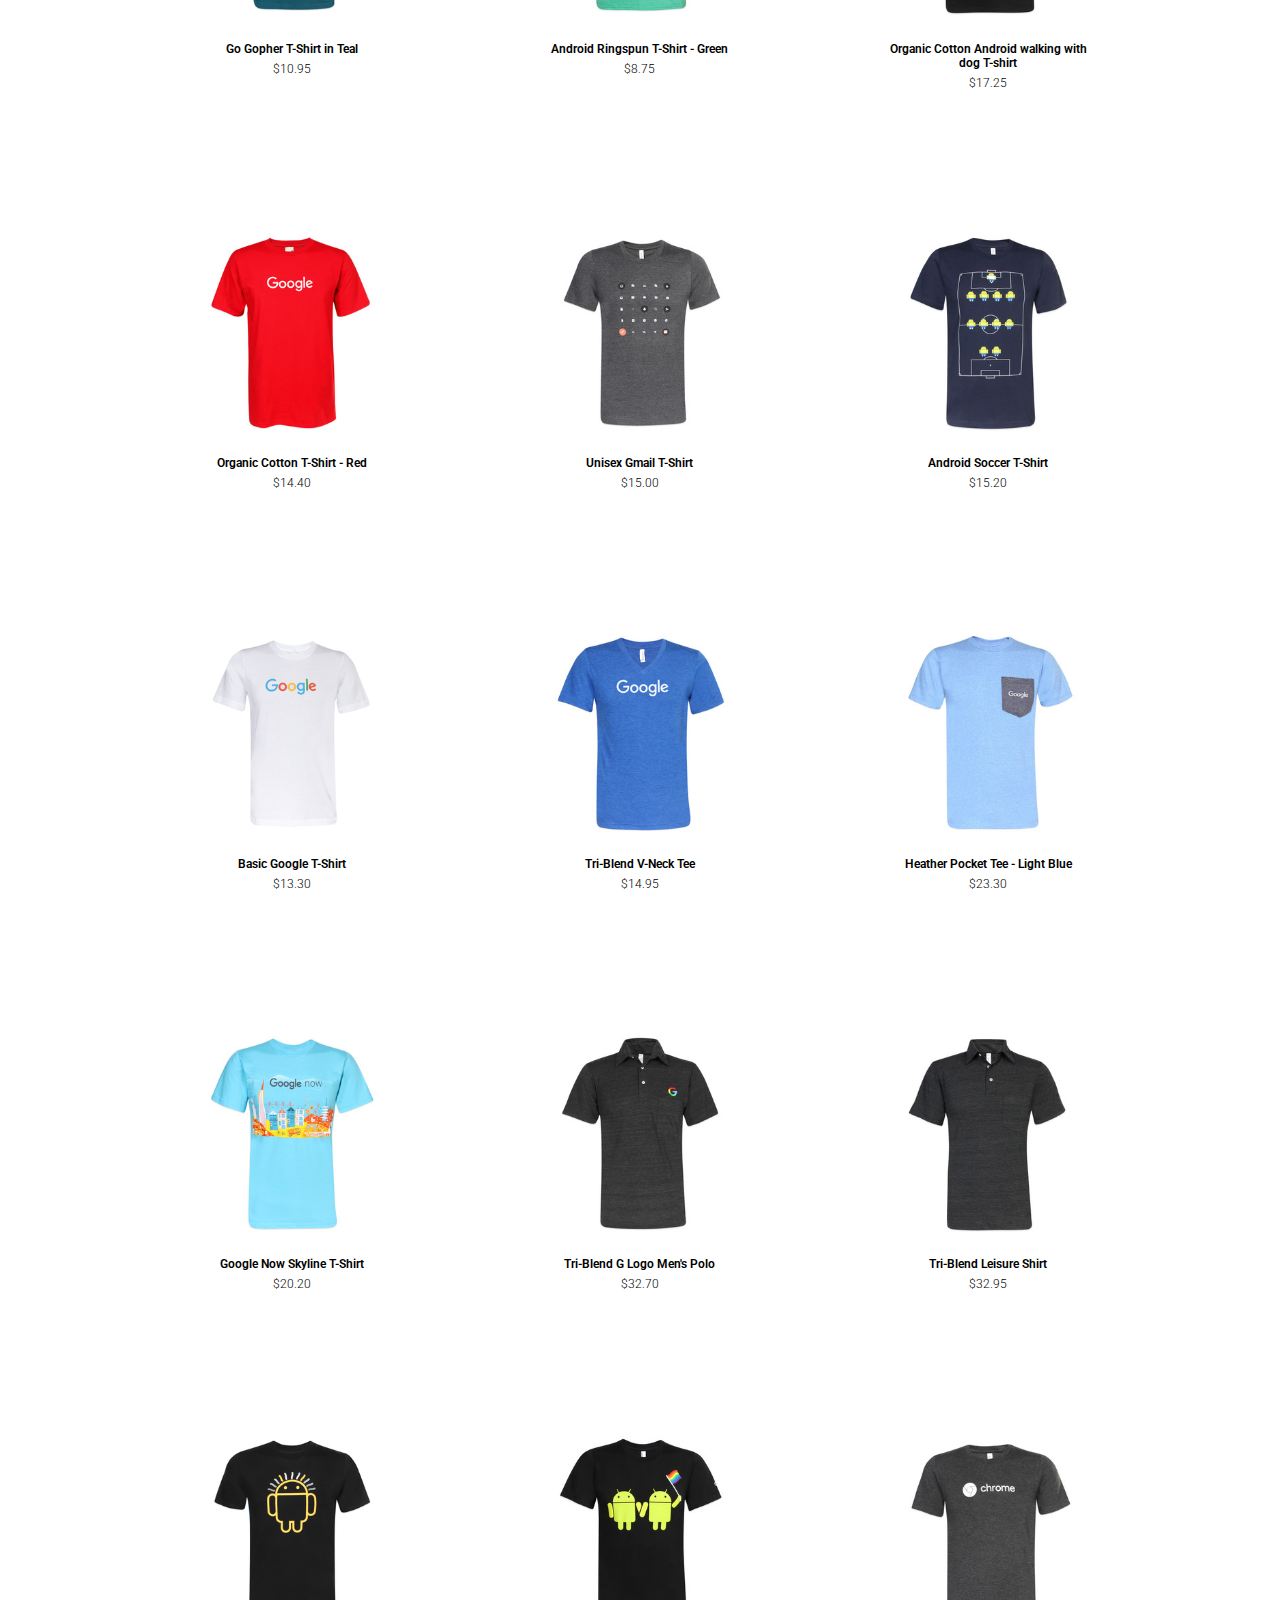
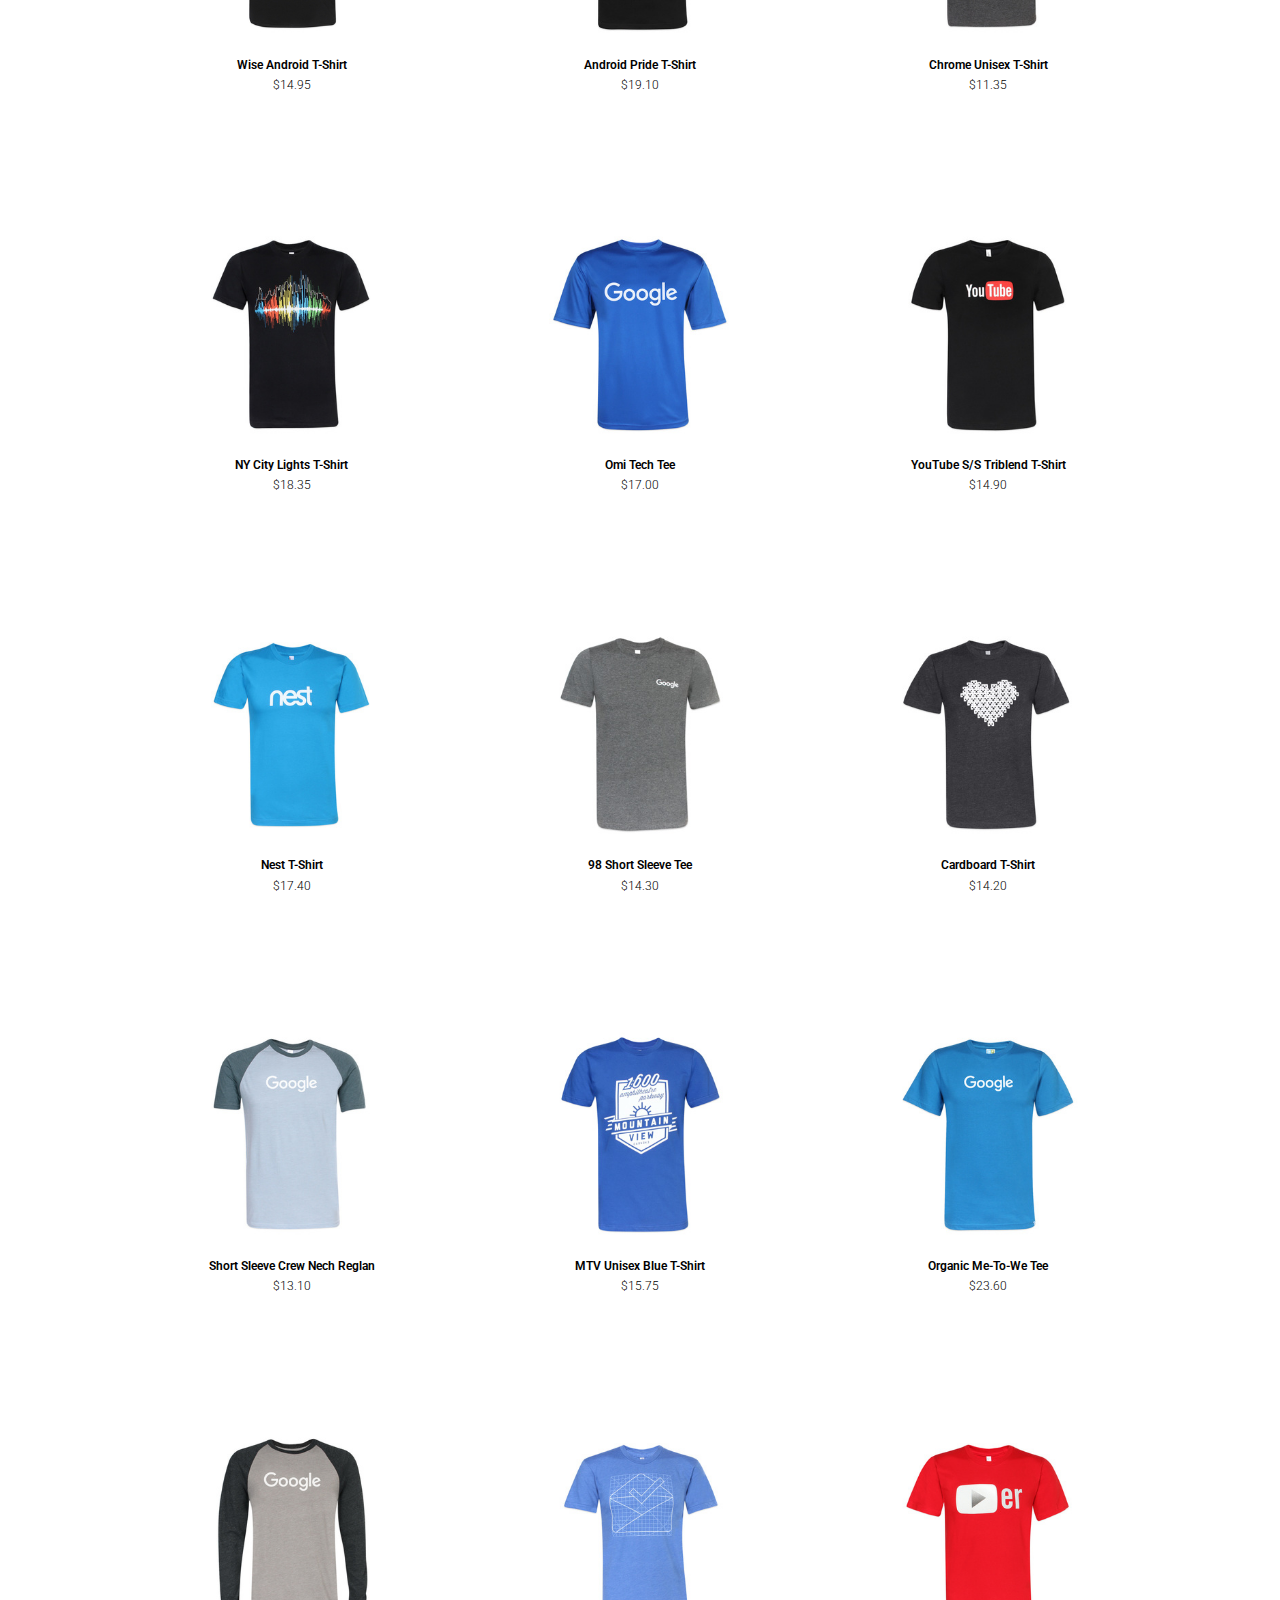
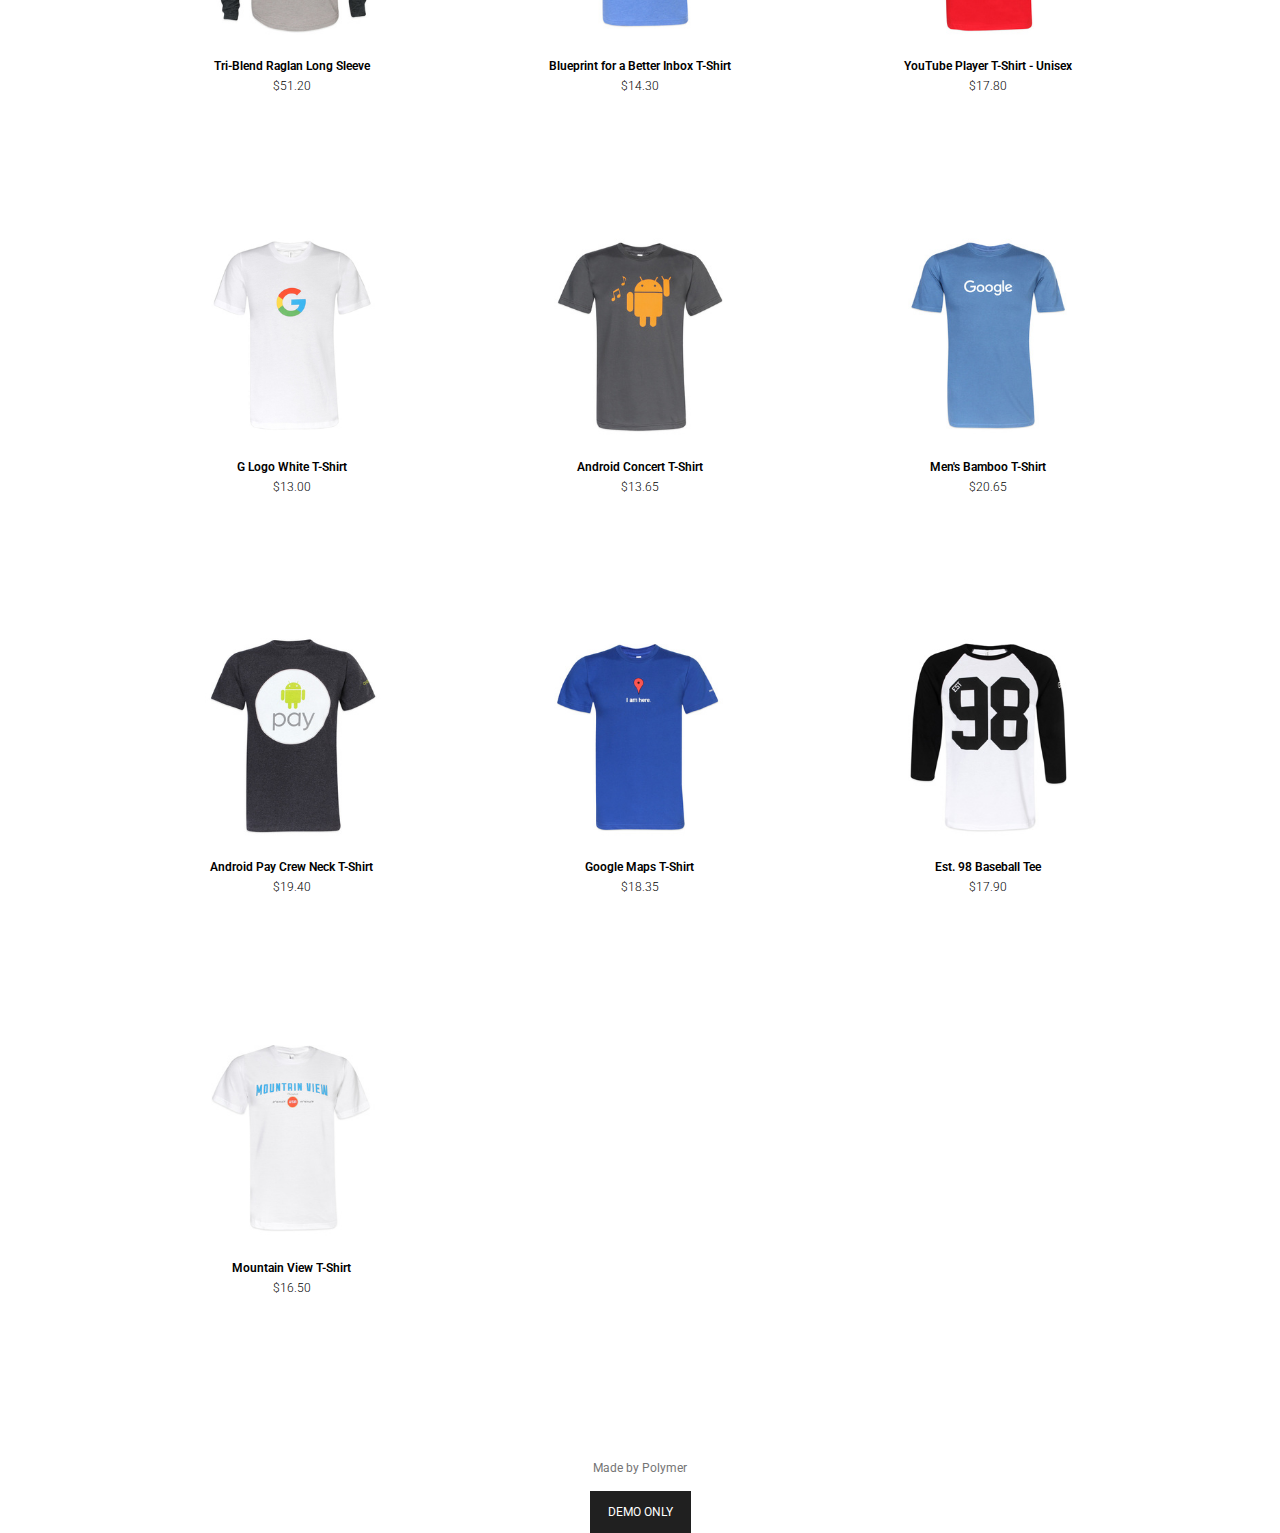
<file: html/mens_tshirts.html>
<!DOCTYPE html>
<html lang="en">
<head>
    <meta charset="UTF-8">
    <meta name="viewport" content="width=device-width, initial-scale=1.0">
    <link rel="stylesheet" href="../css/styles.css">
    <link rel="stylesheet" href="https://cdnjs.cloudflare.com/ajax/libs/font-awesome/6.6.0/css/all.min.css" integrity="sha512-Kc323vGBEqzTmouAECnVceyQqyqdsSiqLQISBL29aUW4U/M7pSPA/gEUZQqv1cwx4OnYxTxve5UMg5GT6L4JJg==" crossorigin="anonymous" referrerpolicy="no-referrer" />
    <link rel="icon" href="../images/shop-icon-128.png">
    <title>Men's T-Shirts - SHOP</title>
</head>
<body>
    <header class="header">
        <a href="" class="bars"><i class="fa-solid fa-bars"></i></a>        
        <a href="../index.html" class="shop"><h1>shop</h1></a>        
        <a href="yourcart.html" class="cart"><i class="fa-solid fa-shopping-cart"></i></a>
    </header>
    <nav class="navbar">
        <ul>
            <li><a href="mens_outerwear.html">Men's Outerwear</a></li>
            <li><a href="ladies_outerwear.html">Ladies Outerwear</a></li>
            <li><a href="mens_tshirts.html">Men's T-Shirts</a></li>
            <li><a href="ladies_tshirts.html">Ladies T-Shirts</a></li>
        </ul>
    </nav>
    <section class="men-outer">
        <div class="container new-container">
            <img class="individualImg" src="../images/mens_tshirts/mens_tshirts.jpg" alt="">
            <h2>Men's T-Shirts</h2>
            <p>(40 items)</p>
        </div>        
    </section>
    <section class="menu">
        <div class="catelog">
            <img src="../images/mens_tshirts/pic1.jpg" alt="">
            <h3>YouTube Organic Cotton T-Shirt - Grey</h3>
            <p>$14.75</p>
        </div>
        <div class="catelog">
            <img src="../images/mens_tshirts/pic2.jpg" alt="">
            <h3>Inbox - Subtle Actions T-Shirt</h3>
            <p>$17.05</p>
        </div>
        <div class="catelog">
            <img src="../images/mens_tshirts/pic3.jpg" alt="">
            <h3>Adult Android Superhero T-Shirt</h3>
            <p>$14.95</p>
        </div>
        <div class="catelog">
            <img src="../images/mens_tshirts/pic4.jpg" alt="">
            <h3>Men's Vintage Heather T-Shirt</h3>
            <p>$15.80</p>
        </div>
        <div class="catelog">
            <img src="../images/mens_tshirts/pic5.jpg" alt="">
            <h3>Basic Black T-Shirt</h3>
            <p>$16.90</p>
        </div>
        <div class="catelog">
            <img src="../images/mens_tshirts/pic6.jpg" alt="">
            <h3>Local Guides T-Shirt</h3>
            <p>$15.70</p>
        </div>
        <div class="catelog">
            <img src="../images/mens_tshirts/pic7.jpg" alt="">
            <h3>Go Gopher T-Shirt in Teal</h3>
            <p>$10.95</p>
        </div>
        <div class="catelog">
            <img src="../images/mens_tshirts/pic8.jpg" alt="">
            <h3>Android Ringspun T-Shirt - Green</h3>
            <p>$8.75</p>
        </div>
        <div class="catelog">
            <img src="../images/mens_tshirts/pic9.jpg" alt="">
            <h3>Organic Cotton Android walking with dog T-shirt</h3>
            <p>$17.25</p>
        </div>
        <div class="catelog">
            <img src="../images/mens_tshirts/pic10.jpg" alt="">
            <h3>Organic Cotton T-Shirt - Red</h3>
            <p>$14.40</p>
        </div>
        <div class="catelog">
            <img src="../images/mens_tshirts/pic11.jpg" alt="">
            <h3>Unisex Gmail T-Shirt</h3>
            <p>$15.00</p>
        </div>
        <div class="catelog">
            <img src="../images/mens_tshirts/pic12.jpg" alt="">
            <h3>Android Soccer T-Shirt</h3>
            <p>$15.20</p>
        </div>
        <div class="catelog">
            <img src="../images/mens_tshirts/pic13.jpg" alt="">
            <h3>Basic Google T-Shirt</h3>
            <p>$13.30</p>
        </div>
        <div class="catelog">
            <img src="../images/mens_tshirts/pic14.jpg" alt="">
            <h3>Tri-Blend V-Neck Tee</h3>
            <p>$14.95</p>
        </div>
        <div class="catelog">
            <img src="../images/mens_tshirts/pic15.jpg" alt="">
            <h3>Heather Pocket Tee - Light Blue</h3>
            <p>$23.30</p>
        </div>
        <div class="catelog">
            <img src="../images/mens_tshirts/pic16.jpg" alt="">
            <h3>Google Now Skyline T-Shirt</h3>
            <p>$20.20</p>
        </div>
        <div class="catelog">
            <img src="../images/mens_tshirts/pic17.jpg" alt="">
            <h3>Tri-Blend G Logo Men's Polo</h3>
            <p>$32.70</p>
        </div>
        <div class="catelog">
            <img src="../images/mens_tshirts/pic18.jpg" alt="">
            <h3>Tri-Blend Leisure Shirt</h3>
            <p>$32.95</p>
        </div>
        <div class="catelog">
            <img src="../images/mens_tshirts/pic19.jpg" alt="">
            <h3>Wise Android T-Shirt</h3>
            <p>$14.95</p>
        </div>
        <div class="catelog">
            <img src="../images/mens_tshirts/pic20.jpg" alt="">
            <h3>Android Pride T-Shirt</h3>
            <p>$19.10</p>
        </div>
        <div class="catelog">
            <img src="../images/mens_tshirts/pic21.jpg" alt="">
            <h3>Chrome Unisex T-Shirt</h3>
            <p>$11.35</p>
        </div>
        <div class="catelog">
            <img src="../images/mens_tshirts/pic22.jpg" alt="">
            <h3>NY City Lights T-Shirt</h3>
            <p>$18.35</p>
        </div>
        <div class="catelog">
            <img src="../images/mens_tshirts/pic23.jpg" alt="">
            <h3>Omi Tech Tee</h3>
            <p>$17.00</p>
        </div>
        <div class="catelog">
            <img src="../images/mens_tshirts/pic24.jpg" alt="">
            <h3>YouTube S/S Triblend T-Shirt</h3>
            <p>$14.90</p>
        </div>
        <div class="catelog">
            <img src="../images/mens_tshirts/pic25.jpg" alt="">
            <h3>Nest T-Shirt</h3>
            <p>$17.40</p>
        </div>
        <div class="catelog">
            <img src="../images/mens_tshirts/pic26.jpg" alt="">
            <h3>98 Short Sleeve Tee</h3>
            <p>$14.30</p>
        </div>
        <div class="catelog">
            <img src="../images/mens_tshirts/pic27.jpg" alt="">
            <h3>Cardboard T-Shirt</h3>
            <p>$14.20</p>
        </div>
        <div class="catelog">
            <img src="../images/mens_tshirts/pic28.jpg" alt="">
            <h3>Short Sleeve Crew Nech Reglan</h3>
            <p>$13.10</p>
        </div>
        <div class="catelog">
            <img src="../images/mens_tshirts/pic29.jpg" alt="">
            <h3>MTV Unisex Blue T-Shirt</h3>
            <p>$15.75</p>
        </div>
        <div class="catelog">
            <img src="../images/mens_tshirts/pic30.jpg" alt="">
            <h3>Organic Me-To-We Tee</h3>
            <p>$23.60</p>
        </div>
        <div class="catelog">
            <img src="../images/mens_tshirts/pic31.jpg" alt="">
            <h3>Tri-Blend Raglan Long Sleeve</h3>
            <p>$51.20</p>
        </div>
        <div class="catelog">
            <img src="../images/mens_tshirts/pic32.jpg" alt="">
            <h3>Blueprint for a Better Inbox T-Shirt</h3>
            <p>$14.30</p>
        </div>
        <div class="catelog">
            <img src="../images/mens_tshirts/pic33.jpg" alt="">
            <h3>YouTube Player T-Shirt - Unisex</h3>
            <p>$17.80</p>
        </div>
        <div class="catelog">
            <img src="../images/mens_tshirts/pic34.jpg" alt="">
            <h3>G Logo White T-Shirt</h3>
            <p>$13.00</p>
        </div>
        <div class="catelog">
            <img src="../images/mens_tshirts/pic35.jpg" alt="">
            <h3>Android Concert T-Shirt</h3>
            <p>$13.65</p>
        </div>
        <div class="catelog">
            <img src="../images/mens_tshirts/pic36.jpg" alt="">
            <h3>Men's Bamboo T-Shirt</h3>
            <p>$20.65</p>
        </div>
        <div class="catelog">
            <img src="../images/mens_tshirts/pic37.jpg" alt="">
            <h3>Android Pay Crew Neck T-Shirt</h3>
            <p>$19.40</p>
        </div>
        <div class="catelog">
            <img src="../images/mens_tshirts/pic38.jpg" alt="">
            <h3>Google Maps T-Shirt</h3>
            <p>$18.35</p>
        </div>
        <div class="catelog">
            <img src="../images/mens_tshirts/pic39.jpg" alt="">
            <h3>Est. 98 Baseball Tee</h3>
            <p>$17.90</p>
        </div>
        <div class="catelog">
            <img src="../images/mens_tshirts/pic40.jpg" alt="">
            <h3>Mountain View T-Shirt</h3>
            <p>$16.50</p>
        </div>     
    </section>
    <footer>
        <a href="#">Made by Polymer</a>
        <div class="demo">
            <h2>demo only</h2>
        </div>
    </footer>
</body>
</html>
</file>
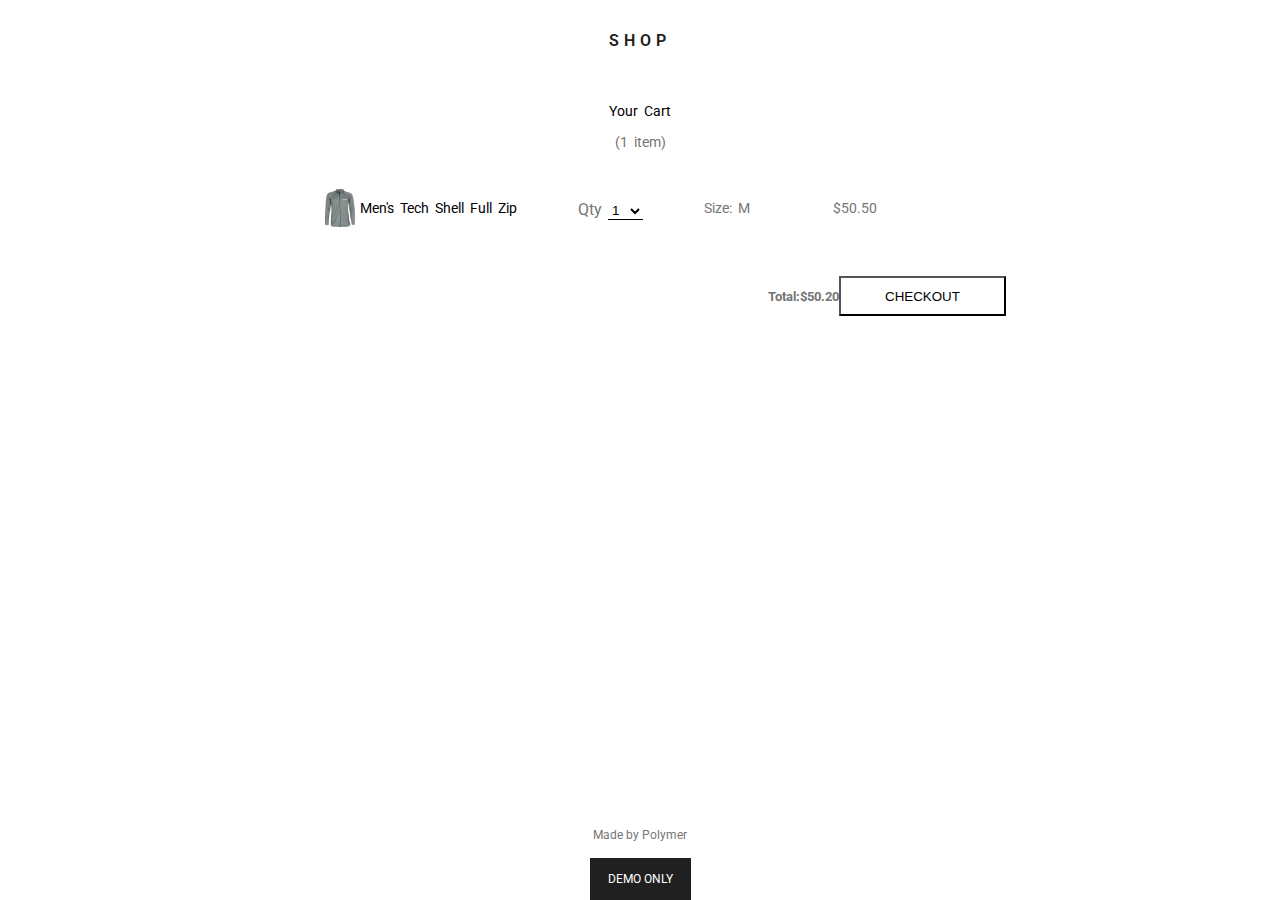
<file: html/yourcart.html>
<!DOCTYPE html>
<html lang="en">

<head>
    <meta charset="UTF-8">
    <meta name="viewport" content="width=device-width, initial-scale=1.0">
    <link rel="icon" href="../images/shop-icon-128.png">
    <link rel="stylesheet" href="https://cdnjs.cloudflare.com/ajax/libs/font-awesome/6.6.0/css/all.min.css"
        integrity="sha512-Kc323vGBEqzTmouAECnVceyQqyqdsSiqLQISBL29aUW4U/M7pSPA/gEUZQqv1cwx4OnYxTxve5UMg5GT6L4JJg=="
        crossorigin="anonymous" referrerpolicy="no-referrer" />
    <link rel="stylesheet" href="../css/styles.css">
    <title>Your cart - SHOP</title>
</head>

<body>
    <div class="body-cart"></div>
    <header class="header">
        <a href="" class="bars"><i class="fa-solid fa-bars"></i></a>
        <a href="../index.html" class="shop">
            <h1>shop</h1>
        </a>
        <a href="yourcart.html" class="cart"><i class="fa-solid fa-shopping-cart"></i></a>
    </header>
    <section class="cart-page">
        <p class="your-cart">Your Cart</p>
        <p class="item-cart">(1 item)</p>
        <div class="cart-items">
            <a href="itemPricing.html" class="item-img">
                <div class="item-name-img">
                    <img src="../images/mens_outerwear/pic1.jpg" alt="" class="cart-image">
                    <p>Men's Tech Shell Full Zip</p>
                </div>
            </a>
            
            <div>
                <form class="cart-qty">
                    <label for="oty">Qty</label>
                    <select class="cart-quantity" name="qty" id="qty">
                        <option value="1" id="qty">1</option>
                        <option value="2">2</option>
                        <option value="3">3</option>
                        <option value="4">4</option>
                        <option value="5">5</option>
                        <option value="6">6</option>
                        <option value="7">7</option>
                        <option value="8">8</option>
                        <option value="9">9</option>
                        <option value="10">10</option>
                        <option value="11">11</option>
                        <option value="12">12</option>
                    </select>
                </form>
            </div>
            <div class="pricing-detail">
                <div class="cart-size">
                    <p>Size: M</p>
                </div>
                <div class="cart-price">
                    <p>$50.50</p>
                </div>
                <div class="xmark">
                    <i class="fa-solid fa-xmark"></i>
                </div>
            </div>
        </div>
        <div class="item-pricing">
            <div class="cart-pricing">
                <h5>Total:</h5>
                <h5>$50.20</h5>
                <a href="checkout.html"><button class="cart-button">checkout</button></a>
            </div>
        </div>
    </section>
    <footer class="cart-footer">
        <a href="#">Made by Polymer</a>
        <div class="demo">
            <h2>demo only</h2>
        </div>
    </footer>
</body>

</html>
</file>
<file: css/styles.css>
@import url('https://fonts.googleapis.com/css2?family=Roboto:ital,wght@0,100;0,300;0,400;0,500;0,700;0,900;1,100;1,300;1,400;1,500;1,700;1,900&display=swap');

body{
    box-sizing: border-box;
    margin: 0;
    padding: 0;
    font-family: "Roboto" , "Noto", sans-serif;
    display: flex;
    flex-direction: column;
    align-items: center;
    row-gap: 10px;
}

header {
    /* border: 1px solid; */
    width: 100%;
    display: flex;
    align-items: center;
    justify-content: space-between;
    margin-bottom: -1%;
    padding-bottom: -1%;
}

header .bars {
    margin-left: 5%;
    visibility: hidden;
    color: black;
}

header .arrows {
    margin-left: 5%;
    color: black;
}

header .cart {
    margin-right: 5%;
    color: black;
}

header h1{
    text-align: center;
    text-transform: uppercase;
    font-size: 16px;
    font-weight: 600;
    letter-spacing: 0.3rem;    
    padding-top: 10px;
    
}

.navbar ul{
    display: flex;
    justify-content: center;
}

.navbar ul li{
    list-style: none;
    margin-top: 2px;
    padding: 20px;
    padding-bottom: 5px;
}

.navbar ul li a{
    text-decoration: none;
    color: black;
    font-size: 13px;
    font-weight: 500px;
}

.men-outer {
    margin-top: -1%;
}

.men-outer,.women-outer{
    /* border: 1px solid; */
    height: 100%;
    width: 100%;
    display: flex;
    justify-content: center;
    margin-top: 1%;
}
.container {
    /* border: 1px solid; */
    display: flex;
    flex-direction: column;

    align-items: center;
    width: 80%;
    height: 100%;
}



.container h2{
    font-size: 1.1em;
    font-weight: 400;
    padding: 20px;
}

button {
    background-color: #fff;
    padding: 8px 44px;
    text-transform: uppercase;
}

button a{
    text-decoration: none;
    font-size: 14px;
    text-transform: uppercase;
    color: black;
}

.shirts {
    /* border: 2px solid; */
    width: 100%;
    /* height: 320px; */
    display: flex;
    justify-content: center;
    box-sizing: border-box;
    /* align-self: center; */
}

 .shirts .men, .shirts .women{
    display: flex;
    flex-direction: column;
    align-items: center;
}

.cont {
    display: flex;
    width: 1440px;
}



.men img, .women img {  
    width: 100%;
    height: 300px;
    margin-top: 5%;
}

.shirts-title{
    font-family: "Roboto", sans-serif;
    font-weight: 400;
    font-size: 1.1em;
    padding-top: 5%;
}

footer {
    margin-top: 7%;
    display: flex;
    flex-direction: column;
    align-items: center;
}

footer a {
    font-size: 12px;
    color: rgb(117, 117, 117);
    font-family: 'Roboto', 'Noto', sans-serif;
    line-height: 5px;
    text-decoration: none;
}

footer a:hover {
    text-decoration: underline;
}

footer h2 {
    background-color: rgb(32, 32, 32);
    box-sizing: border-box;
    color: #fff;
    text-transform: uppercase;
    font-size: 12px;
    padding: 14px 18px 14px 18px;
    margin-top: 20px;
    margin-bottom: 0;
    text-align: center;
    font-family: "Roboto", "Nono", sans-serif;
    font-weight: 400;
}

.shop {
    color: rgb(32, 32, 32);
    text-decoration: dotted;
}

section p {
    /* border: 1px solid; */
    font-family: 'Roboto', 'Nono', sans-serif;
    /* margin: -25px; */
    margin: 0;
    padding: 0;
    row-gap: -50px;
    font-size: 12px;
    font-weight: 300;
}

.new-container h2{
    margin: 15px 0 2px 0;
    padding: 10px 0 7px 0;
}

.menu {
    /* border: 1px solid; */
    display: flex;
    flex-direction: row;
    flex-wrap: wrap;
    width: 80%;
    justify-content: space-between;
}

.menu .catelog {
    /* border: 1px solid; */
    width: 20%;
    padding: 7% 6%;
    display: flex;
    flex-direction: column;
    align-items: center;
    text-align: center;
}

.catelog h3 {
    /* border: 1px solid; */
    font-size: 12px;
    font-family: 'Roboto', 'Nono', sans-serif;
    font-weight: 600;
    margin-bottom: 3%;
}

.catelog img {
    /* border: 1px solid; */
    min-width: 100%;
    margin-top: -7%;
}

.catelog a {
    text-decoration: none;
    color: black;
}

.menu img {
    /* border: 1px solid; */
    width: 20%;
    padding: 5% 3%;
}

.cart-page {
    width: 50%;
    color: rgb(117, 117, 117);
    margin-top: 5%;
    padding-top: 0.5%;
    /* padding-top: 5%; */
}

.cart-page p {
    font-family: 'Roboto', 'Noto', sans-serif;
    font-size: 14px;
    word-spacing: 3px;
    font-weight: 400;
}

.item-page img {
    /* border: 1px solid; */
    width: 600px;
    height: 600px;
}

.item-img {
    text-decoration: none;
    color: black;
}

.item-page {
    margin: 3% 0;
    display: flex;
    width: 60%;
    justify-content: center;
    align-items: center;
}

.item-pricing-button {
    position: absolute;
    bottom: 100px;
    right: 34%;
}

.item-details {
    /* border: 1px solid; */
    /* max-height: 600px; */
    width: 36%;
    margin-left: 5%;
    font-family: 'Roboto', 'Noto', sans-serif;
    font-weight: 300;
}

.item-details h1, .item-details h3, .item-details .price {
    font-size: 23px;
    font-weight: 400;
    word-spacing: 2px;
    margin: 5px 0;
    padding: 6px 0;
}

.item-details h1 {
    padding-top: 0;
    margin-top: 0;
}

.item-details .price {
    font-size: 18px;
    font-weight: 250;
    position: relative;
    bottom: 10px;
}

.item-details .size, .item-details .quantity {
    width: 80%;
    font-size: 18px;
    border: none;
    background-color: #fff;
}

.item-details .main {
    margin: 5% 0;
    display: flex;
    justify-content: space-between;
}

.item-details button {
    text-transform: uppercase;
    margin: 4% 0;
}


.cart-image {
    width: 40px;
    height: 40px;
}

.item-name-img {
    display: flex;
    align-items: center;
}

.your-cart {
    color: black;
    margin-top: -25px;
}

.item-cart {
    margin-top: 15px;
}

.cart-page .your-cart, .cart-page .item-cart {
    text-align: center;
}

.cart-items {
    display: flex;
    justify-content: space-between;
    align-items: center;
    margin: 6% 0;
}

.cart-quantity {
    border: none;
    border-bottom: 1px solid;
    background-color: #fff;
    margin-left: 2px;
}

.cart-pricing {
    width: 30%;
    display: flex;
    align-items: center;
    justify-content: space-between;
}

.item-pricing {
    display: flex;
    justify-content: end;
    margin-top: 5%;
}

.pricing-detail {
    width: 40%;
    display: flex;
    justify-content: space-between;
}

.cart-button {
    height: 40px;
}

.cart-footer {
    position: absolute;
    bottom: 0;
}

.checkout {
    /* border: 1px solid; */
    margin: 4% 0;
    width: 80%;
}

form {
    margin: 5% 0;
    margin-bottom: 0;
}

.checkout h1, .checkout .check-demo {
    text-align: center;
}

.checkout form {
    display: flex;
    justify-content: center;
    gap: 100px;
    font-family: 'Roboto', 'Noto', sans-serif;
}

.checkout label, .checkout input[type="text"] {
    margin: 6% 0;
    padding: 1.5% 0;
    width: 90%;
    border: none;
    background-color: #fff;
}

.expiry {
    display: flex;
    align-items: center;
    gap: 0 35px;
}

.checkout-menu {
    width: 20%;
    border: none;
    border-bottom: 1px solid;
    background-color: #fff;
    font-size: 14px;
}

.expiry #cvv {
    width: 30%;
}

#address {
    margin: 4% 0;
}

.checkout input[type='text'], select{
    border-bottom: 1px solid;
}

.checkout .diffAdd {
    margin: 6% 0;
    padding: 1.5% 0;
}

.part-2 input[type="text"] {
    width: 90%;
    margin: 6% 0;
}

.checkout-state-menu {
    width: 90%;
    border: none;
    background-color: #fff;
    border-bottom: 1px solid;
    padding-top: 3%;
    font-size: 15px;
}

.Address2 {
    display: none;
}

#address:checked ~ .Address2 {
    display: block;
}

.order-summary {
    width: 90%;
}

.per-item-price, .total-price {
    display: flex;
    justify-content: space-between;
    margin: 5% 0;
}

button {
    cursor: pointer;
}

@media(max-width: 760px) {
    .navbar, .individualImg {
        display: none;
    }

    header .fa-bars, header .fa-arrow-left {
        visibility: visible;
    }

    .menu .catelog {
        /* border: 1px solid; */
        width: 40%;
        padding: 5% 3%;
    }

    .item-page {
        width: 60%;
        display: flex;
        flex-direction: column;
        align-items: center;
    }

    .item-page img {
        height: 300px;
        width: 300px;
    }

    .item-details{
        /* border: 1px solid; */
        margin-top: 15%;
        margin-bottom: 20%;
        padding: 5px 0;
        display: flex;
        flex-direction: column;
        width: 150%;
    }

    .item-details .main {
        margin: 2% 0;
    }

    .checkout form {
        flex-direction: column;
        width: 110%;
    }

    .expiry {
        align-items: center;
    }

    .expiry #cvv {
        width: 35%;
    }

    .payment {
        margin-top: -23%;
    }

    .your-cart {
        color: black;
        margin-bottom: 11px;
    }

    .item-name-img {
        position: relative;
        right: 55px;
    }

    .item-name-img p {
        font-family: 'Roboto', 'Noto', sans-serif;
        font-size: 13px;
        word-spacing: 0;
    }

    .cart-footer {
        display: none;
    }

    .cart-price, .cart-size, .cart-qty {
        position: relative;
        top: 40px;
        left: 95px;
        padding: 0;
        margin: 0;
    }

    .cart-price p, .cart-size p, .cart-qty #qty {
        font-size: 12px;
    }

    .cart-size {
        left: 65px;
        width: 50px;
    }

    .cart-qty {
        left: 35px;
        width: 65px;
    }

    .xmark{
        position: relative;
        left: 85px;
    }

    .item-pricing {
        position: relative;
        top: 15px;
        left: 85px;
    }

    .checkout-button, .item-pricing-button, .cart-button {
        background-color: rgb(23, 44, 80);
        color: #fff;
        width: 100%;
        padding: 5%;
        border: none;
        position: fixed;
        bottom: 0;
        right: 0;
    }
}
</file>
